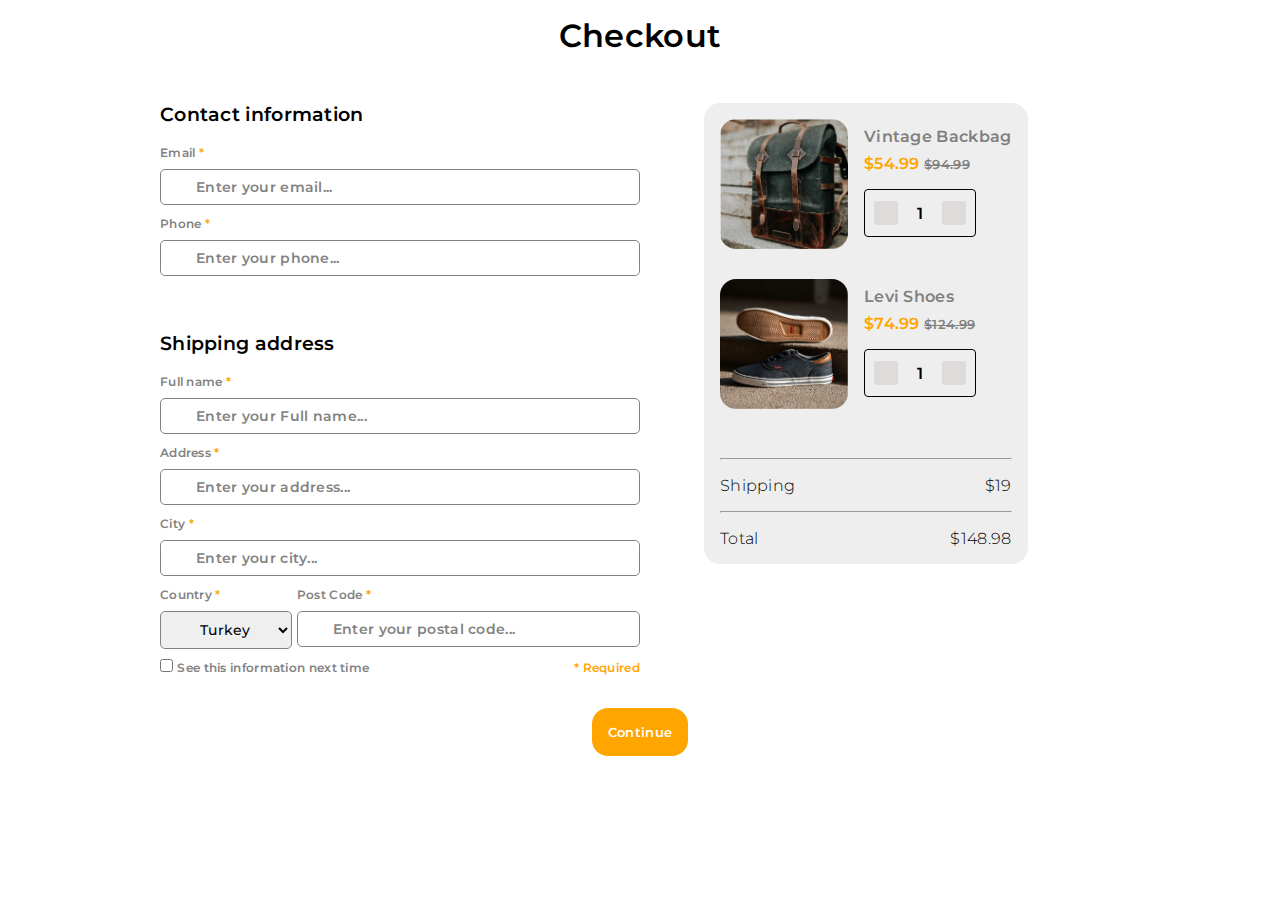
<file: Checkout-Survey/index.html>
<!DOCTYPE html>
<html lang="en">
<head>
    <meta charset="UTF-8">
    <meta http-equiv="X-UA-Compatible" content="IE=edge">
    <meta name="viewport" content="width=device-width, initial-scale=1.0">
    <link rel="stylesheet" href="./css/style.css">
    <link
        rel="stylesheet"
        href="https://use.fontawesome.com/releases/v5.15.1/css/all.css"
        integrity="sha384-vp86vTRFVJgpjF9jiIGPEEqYqlDwgyBgEF109VFjmqGmIY/Y4HV4d3Gp2irVfcrp"
        crossorigin="anonymous"
    />
    <link rel="preconnect" href="https://fonts.googleapis.com">
<link rel="preconnect" href="https://fonts.gstatic.com" crossorigin>
<link href="https://fonts.googleapis.com/css2?family=Montserrat&display=swap" rel="stylesheet">
    <title>Checkout Survey</title>
</head>
<body>

    
    <header>
        <h1>
            Checkout
        </h1>
        
    </header>

    <main>
        <div class="survey">
            
            
            <form action="">
                <div class="contact">
                    <h3>Contact information</h3>
                    <div class="email">
                        <label class="labels" for="email">Email <span>*</span></label>
                        <div class="inputs">
                        <i class="fas fa-envelope"></i>
                        <input type="text" name="email" id="user-email" placeholder="Enter your email..." required></div>
                        
                        
                    </div>

                    <div class="phone">
                        <label class="labels" for="phone">Phone <span>*</span></label>
                        <div class="inputs">
                        <i class="fas fa-phone-alt"></i>
                        <input type="number" name="phone" id="user-phone" placeholder="Enter your phone..." required></div>
                    </div>
                </div>
                
                <div class="shipping">
                    <h3>Shipping address</h3>
                    <div class="full-name">
                        <label class="labels" for="full-name">Full name <span>*</span></label>
                        <div class="inputs">
                        <i class="fas fa-user"></i>
                        <input type="text" name="full-name" id="user-full-name" placeholder="Enter your Full name..." required></div>
                    </div>
                    <div class="address">
                        <label class="labels" for="address">Address <span>*</span></label>
                        <div class="inputs">
                        <i class="fas fa-home"></i>
                        <input type="text" name="address" id="user-address" placeholder="Enter your address..." required></div>
                    </div>
                    <div class="city">
                        <label class="labels" for="city">City <span>*</span></label>
                        <div class="inputs">
                        <i class="fas fa-city"></i>
                        <input type="text" name="city" id="user-city" placeholder="Enter your city..." required></div>
                    </div>

                    <div class="couple">
                        <div class="country">
                            <label class="labels" for="country">Country <span>*</span></label>
                            
                            
                            <div class="inputs">
                                <i class="fas fa-globe-europe"></i>
                                <select >
                                <option value="Turkey">Turkey</option>
                                <option value="Germany">Germany</option>
                                <option value="USA">USA</option>
                                <option value="Canada">Canada</option>
                                <option value="UK">UK</option>
                                </select>
                            </div>
                            
                            
                        </div>

                        <div class="post-code">
                            <label class="labels" for="post-code">Post Code <span>*</span></label>
                            <div class="inputs">
                            <i class="fas fa-mail-bulk"></i>
                            <input type="text" name="post-code" id="user-post-code" placeholder="Enter your postal code..." required></div>
                        </div>
                    </div>

                    <div class="info">
                        <div><input type="checkbox" name="info" id="user-info"  >
                            <label class="labels" for="city">See this information next time</label></div>
                        
                            <span><label class="labels require" for="">* Required</label>
                            </span>

                        
                    </div>
                </div>
            </form>
        </div>


        <div class="detail">
            <div class="product">
                <div class="image">
                    <img src="./images/photo1.png" alt="">
                </div>
                <div class="p-info">
                    <h4>Vintage Backbag</h4>
                    <span class="new-price">$54.99</span>
                    <span class="old-price"><small>$94.99</small></span>

                    <div class="inc-dis">
                        <button class="minus"><i class="fas fa-minus"></i></button>
                        <div class="num">1</div>
                        <button class="plus"><i class="fas fa-plus"></i></button>

                    </div>
                </div>

                
            </div>

            <div class="product">
                <div class="image">
                    <img src="./images/photo2.png" alt="">
                </div>
                <div class="p-info">
                    <h4>Levi Shoes</h4>
                    <span class="new-price">$74.99</span>
                    <span class="old-price"><small>$124.99</small></span>

                    <div class="inc-dis">
                        <button class="minus"><i class="fas fa-minus"></i></button>
                        <div class="num">1</div>
                        <button class="plus"><i class="fas fa-plus"></i></button>

                    </div>
                </div>

                
            </div>
            
            
            <br>
            <hr>
            <div class="total">
                <p>Shipping</p>
                <p>$19</p>
            </div>
            <hr>
            <div class="total">
                <p>Total</p>
                <p>$148.98</p>
            </div>
        </div>
    </main>

    <footer>
        <button class="continue">Continue</button>
    </footer>
</body>
</html>
</file>
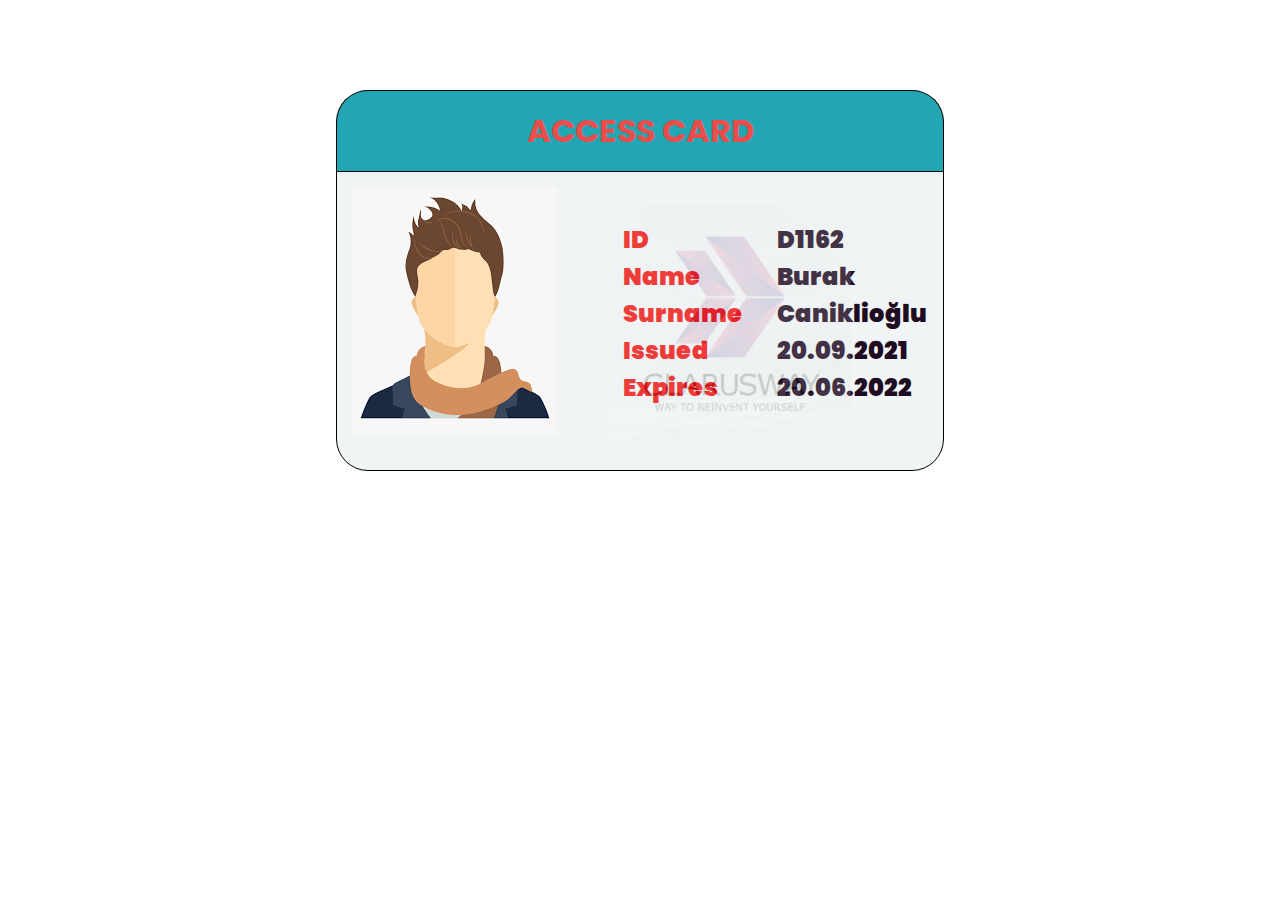
<file: CSS Blog/index.html>
<!DOCTYPE html>
<html lang="en">
  <head>
    <meta charset="UTF-8" />
    <meta http-equiv="X-UA-Compatible" content="IE=edge" />
    <meta name="viewport" content="width=device-width, initial-scale=1.0" />
    <link rel="stylesheet" href="style.css" />
    <title>CSS.Blog</title>
    <link rel="preconnect" href="https://fonts.googleapis.com" />
    <link rel="preconnect" href="https://fonts.gstatic.com" crossorigin />
    <link
      href="https://fonts.googleapis.com/css2?family=Architects+Daughter&family=Dosis:wght@300&family=Indie+Flower&family=Poppins:wght@300&display=swap"
      rel="stylesheet"
    />
  </head>
  <body>
    <div class="container">
      <header>ACCESS CARD</header>
      <div id="first">
        <div class="demo-bg"><img src="download.jpg" alt="" /></div>
        <div class="content">
          <div class="main">
            <img src="images.png" alt="" />
          </div>
          <table>
              <tbody>
                  <tr>
                      <td class="title">ID</td>
                      <td>D1162</td>

                  </tr>
                  <tr>
                    <td class="title">Name</td>
                    <td>Burak</td>
                    
                </tr>
                <tr>
                    <td class="title">Surname</td>
                    <td>Caniklioğlu</td>
                    
                </tr>
                <tr>
                    <td class="title">Issued</td>
                    <td>20.09.2021</td>
                    
                </tr>
                <tr>
                    <td class="title">Expires</td>
                    <td>20.06.2022</td>
                    
                </tr>
              </tbody>
          </table>
        </div>
      </div>
    </div>
  </body>
</html>
</file>
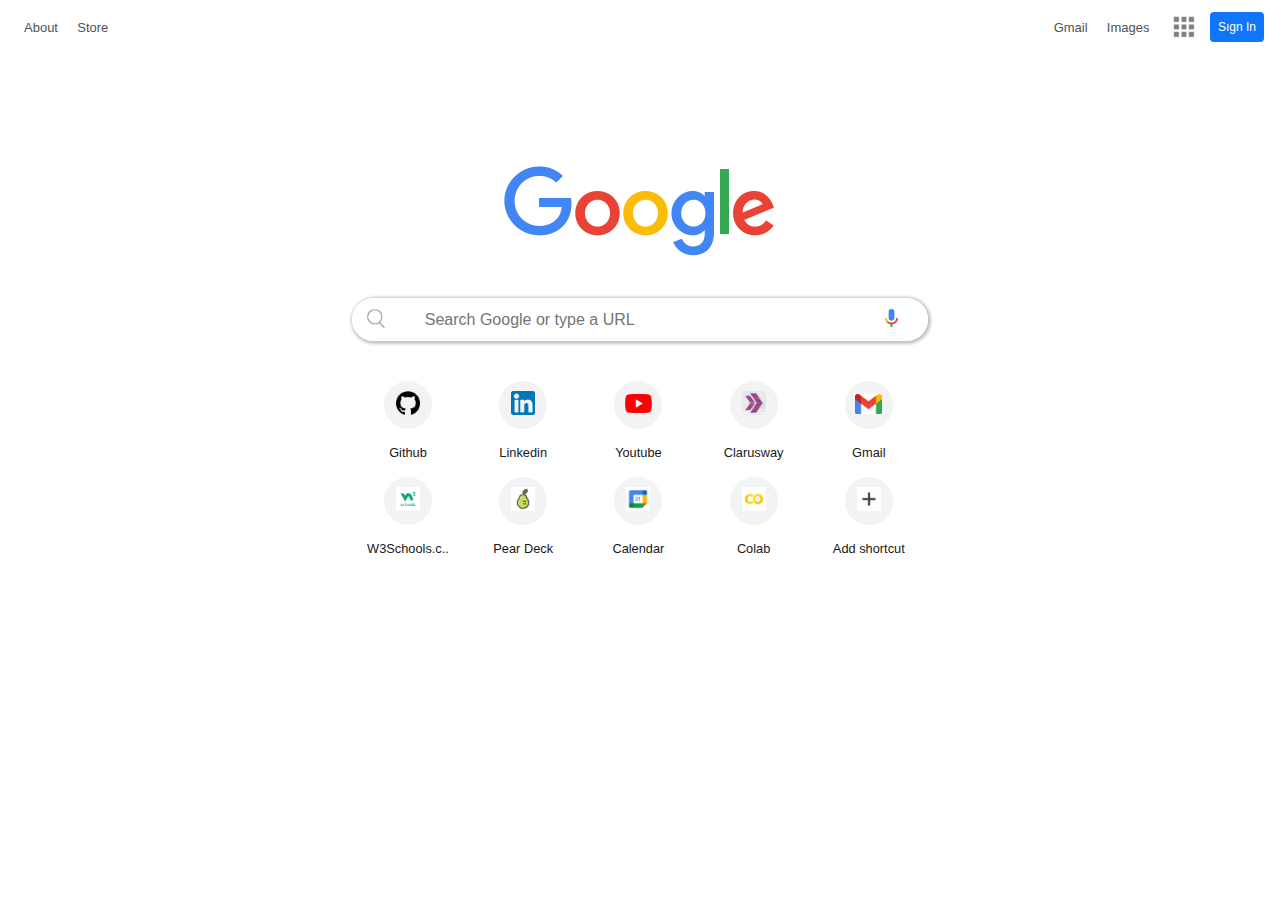
<file: Google-Landing-Page/index.html>
<!DOCTYPE html>
<html lang="en">
<head>
    <meta charset="UTF-8">
    <meta http-equiv="X-UA-Compatible" content="IE=edge">
    <meta name="viewport" content="width=device-width, initial-scale=1.0">
    <link rel="shortcut icon" href="./images/gfavicon.png" type="image/x-icon">
    <link rel="stylesheet" href="css/style.css">
    <title>Google Landing Page</title>
</head>
<body>
    <header>
        <div id="about-div">
            <a href="https://about.google/"><span class="about">About</span></a>
            <a href="https://play.google.com/store?hl=tr&gl=US"><span class="store">Store</span></a>
        </div>

        <div id="gmail-div">
            <a href="https://mail.google.com"><span class="gmail">Gmail</span></a>
            <a href="https://www.google.com.tr/imghp?hl=en&tab=ri&authuser=0&ogbl"><span class="images">Images</span></a>
            <a href="https://about.google/products/?tab=ih"><span class="att"><img src="./images/appicon.png" alt=""></span></a>
          <a class="signin" href="https://myaccount.google.com/?utm_source=sign_in_no_continue"><span class="sign">Sıgn In</span></a> 
        </div>
    </header>


    <section id="logo">
        <div class="icon">
            <img src="./images/googlelogo.png" alt="">
        </div>
        <div id="search">
            <div class="box1">
                <img class="sglass" src="./images/magnifying_glass.jpg" alt=""></div>
            <div class="box2">
                
                <input type="text" placeholder="Search Google or type a URL" maxlength="300"></div>
            <div class="box3">
                
                <a href="#"><img class="mic" src="./images/google_microphone.png" alt=""></a></div>
            
            
        </div>
    </section>


    <section id="path">
        <a href="https://github.com/">
            <div class="path1">
                <div class="jar"><img src="./images/github.png" alt=""></div> 
            <div class="site">Github</div>
         </div></a>
        <a href="https://www.linkedin.com/in/burak-caniklio%C4%9Flu/"><div class="path2">
            <div class="jar"><img src="./images/linkedin.png" alt=""></div>
            <div class="site">Linkedin</div>
        </div></a>

        <a href="https://www.youtube.com/"><div class="path3">
            <div class="jar"><img src="./images/youtube.png" alt=""></div>
            <div class="site">Youtube</div>
        </div></a>
        
        <a href="https://clarusway.com/"> <div class="path4">
            <div class="jar"><img src="./images/clarusway.jpg" alt=""></div>
            <div class="site">Clarusway</div>
        </div></a>
       
        <a href="https://mail.google.com"><div class="path5">
            <div class="jar"><img src="./images/gmail.jpg" alt=""></div>
            <div class="site">Gmail</div>
        </div></a>
        
        <a href="https://www.w3schools.com/"><div class="path6">
            <div class="jar"><img src="./images/w3.png" alt=""></div>
            <div class="site">W3Schools.c..</div>
        </div></a>
        

        <a href="https://app.peardeck.com/join"><div class="path7">
            <div class="jar"><img src="./images/peardeck.png" alt=""></div>
            <div class="site">Pear Deck</div>
        </div></a>
        
        <a href="https://calendar.google.com/"><div class="path8">
            <div class="jar"><img src="./images/calendar.png" alt=""></div>
            <div class="site">Calendar</div>
        </div></a>
        
        <a href="https://colab.research.google.com/"><div class="path9">
            <div class="jar"><img src="./images/colab.png" alt=""></div>
            <div class="site">Colab</div>
        </div></a>
        
        <a href="#"><div class="path10">
            <div class="jar"><img src="./images/plus.jpg" alt=""></div>
            <div class="site">Add shortcut</div>
        </div></a>
        

    </section>

</body>
</html>
</file>
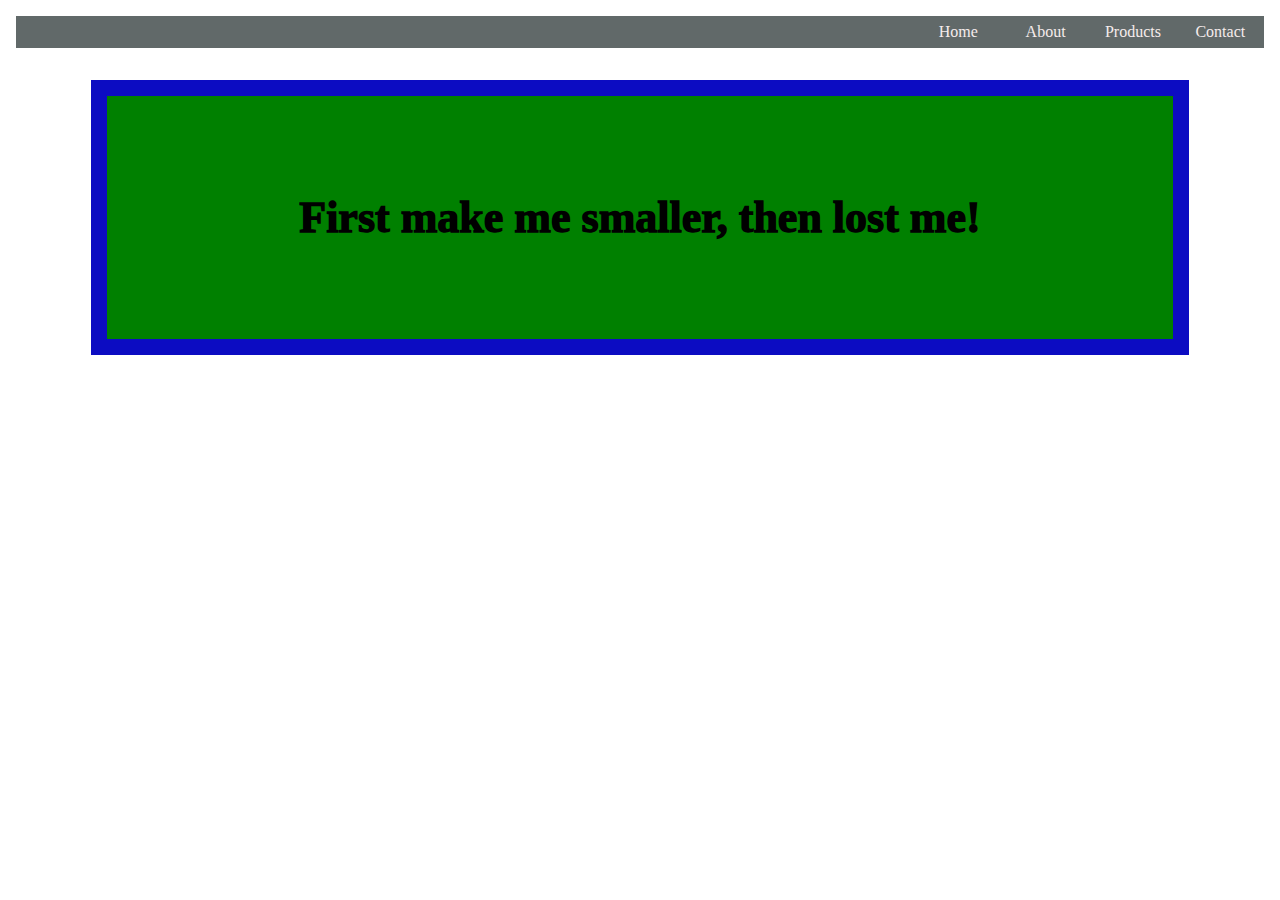
<file: Media Query/index.html>
<!DOCTYPE html>
<html lang="en">
<head>
    <meta charset="UTF-8">
    <meta http-equiv="X-UA-Compatible" content="IE=edge">
    <meta name="viewport" content="width=
    , initial-scale=1.0">
    <title>Document</title>
    <link rel="stylesheet" href="./style.css">
</head>
<body>
    <div class="navbar">
        <a href="#">Home </a>
        <a href="#">About</a>
        <a href="#">Products</a>
        <a href="#">Contact</a>
      </div>
    <div class="ilk">
        <p>First make me smaller, then lost me!</p>
    </div>
    <div class="section">
        <p>Did you realize, you made a magic!</p>
    </div>
    
    </dic>
</body>
</html>
</file>
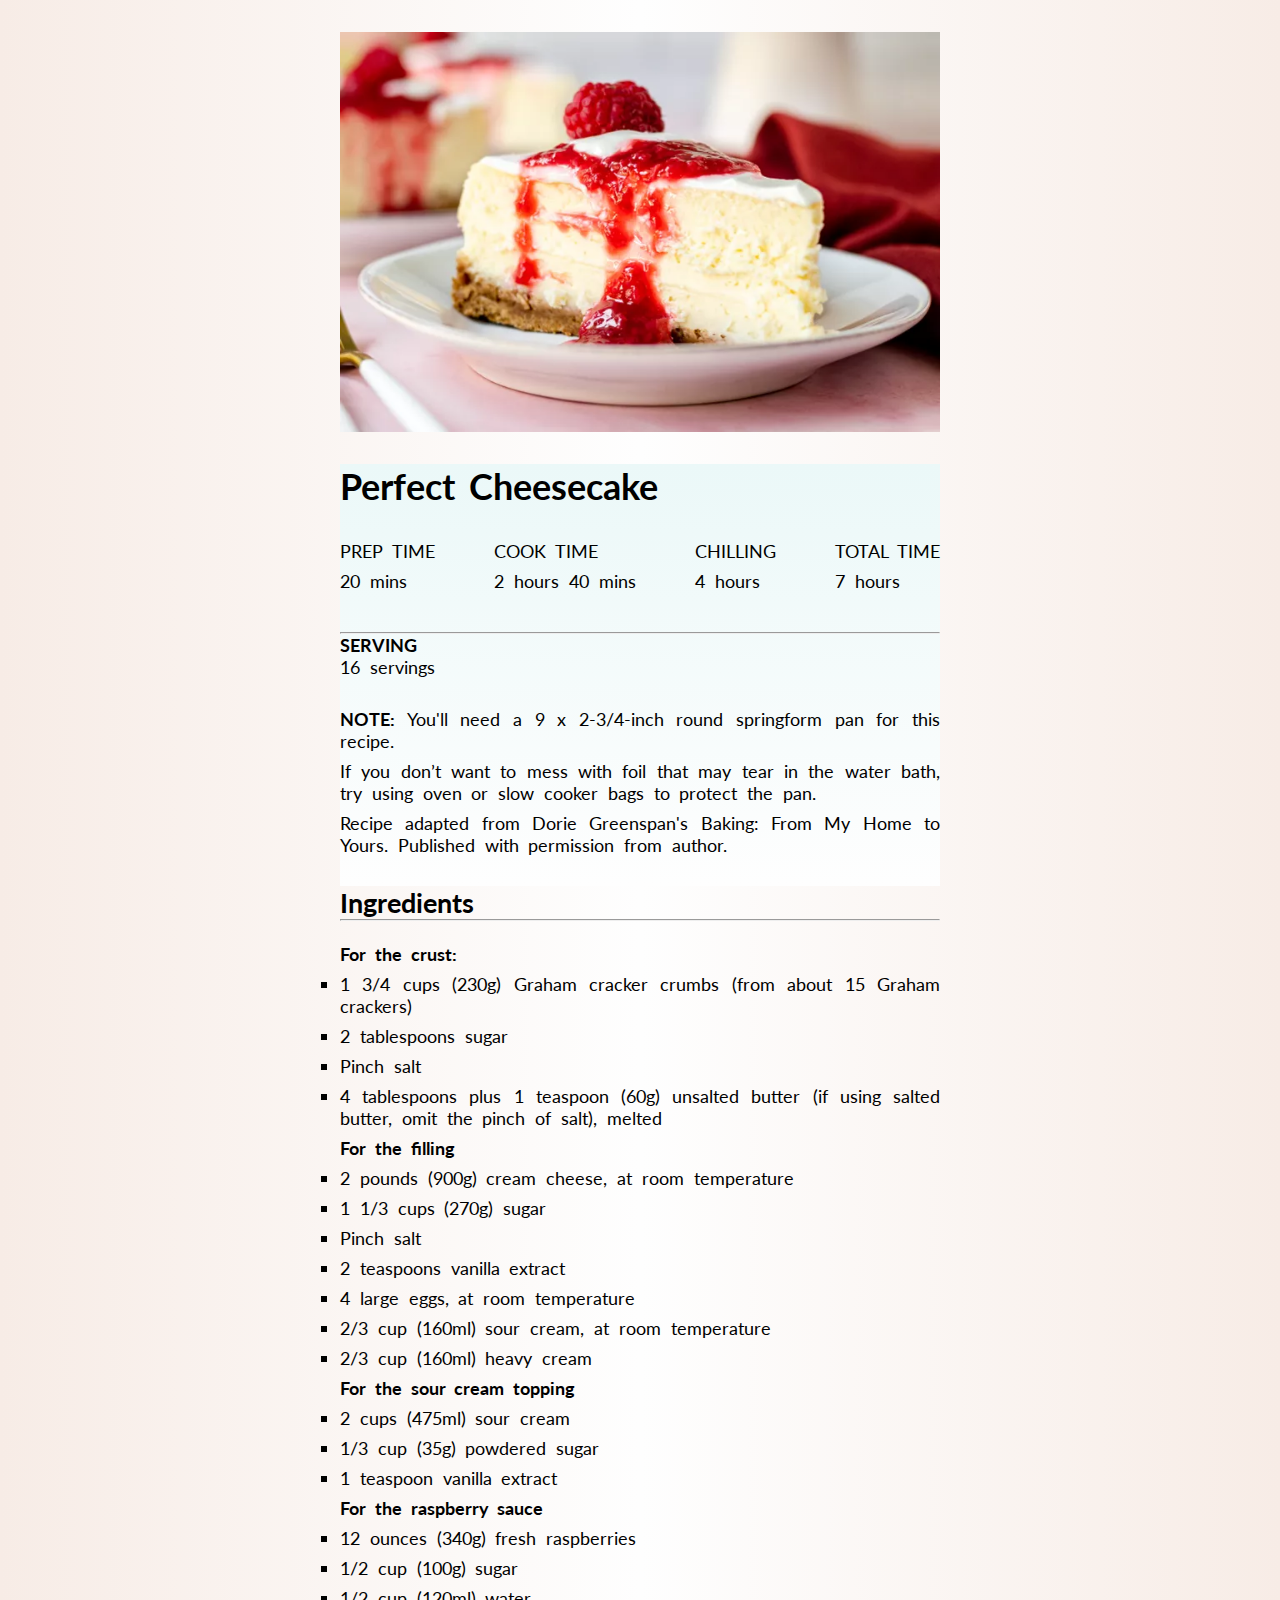
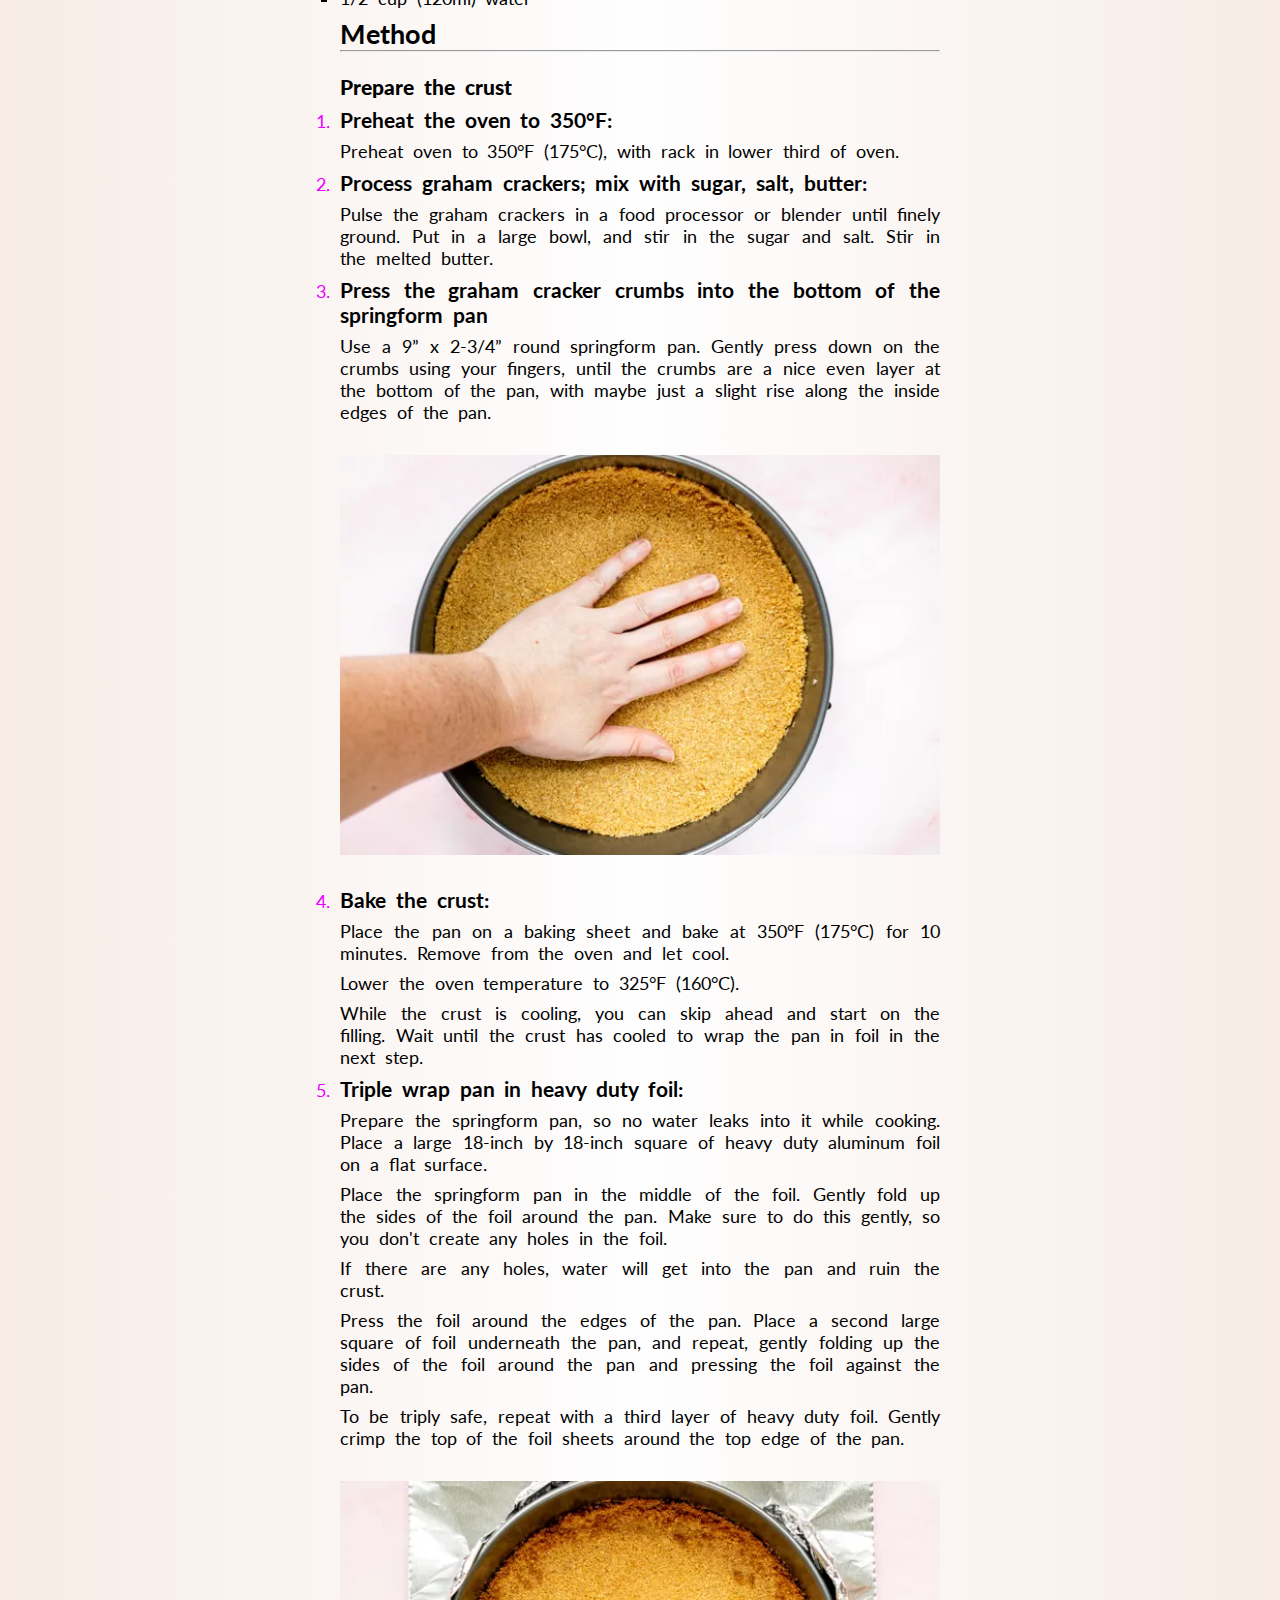
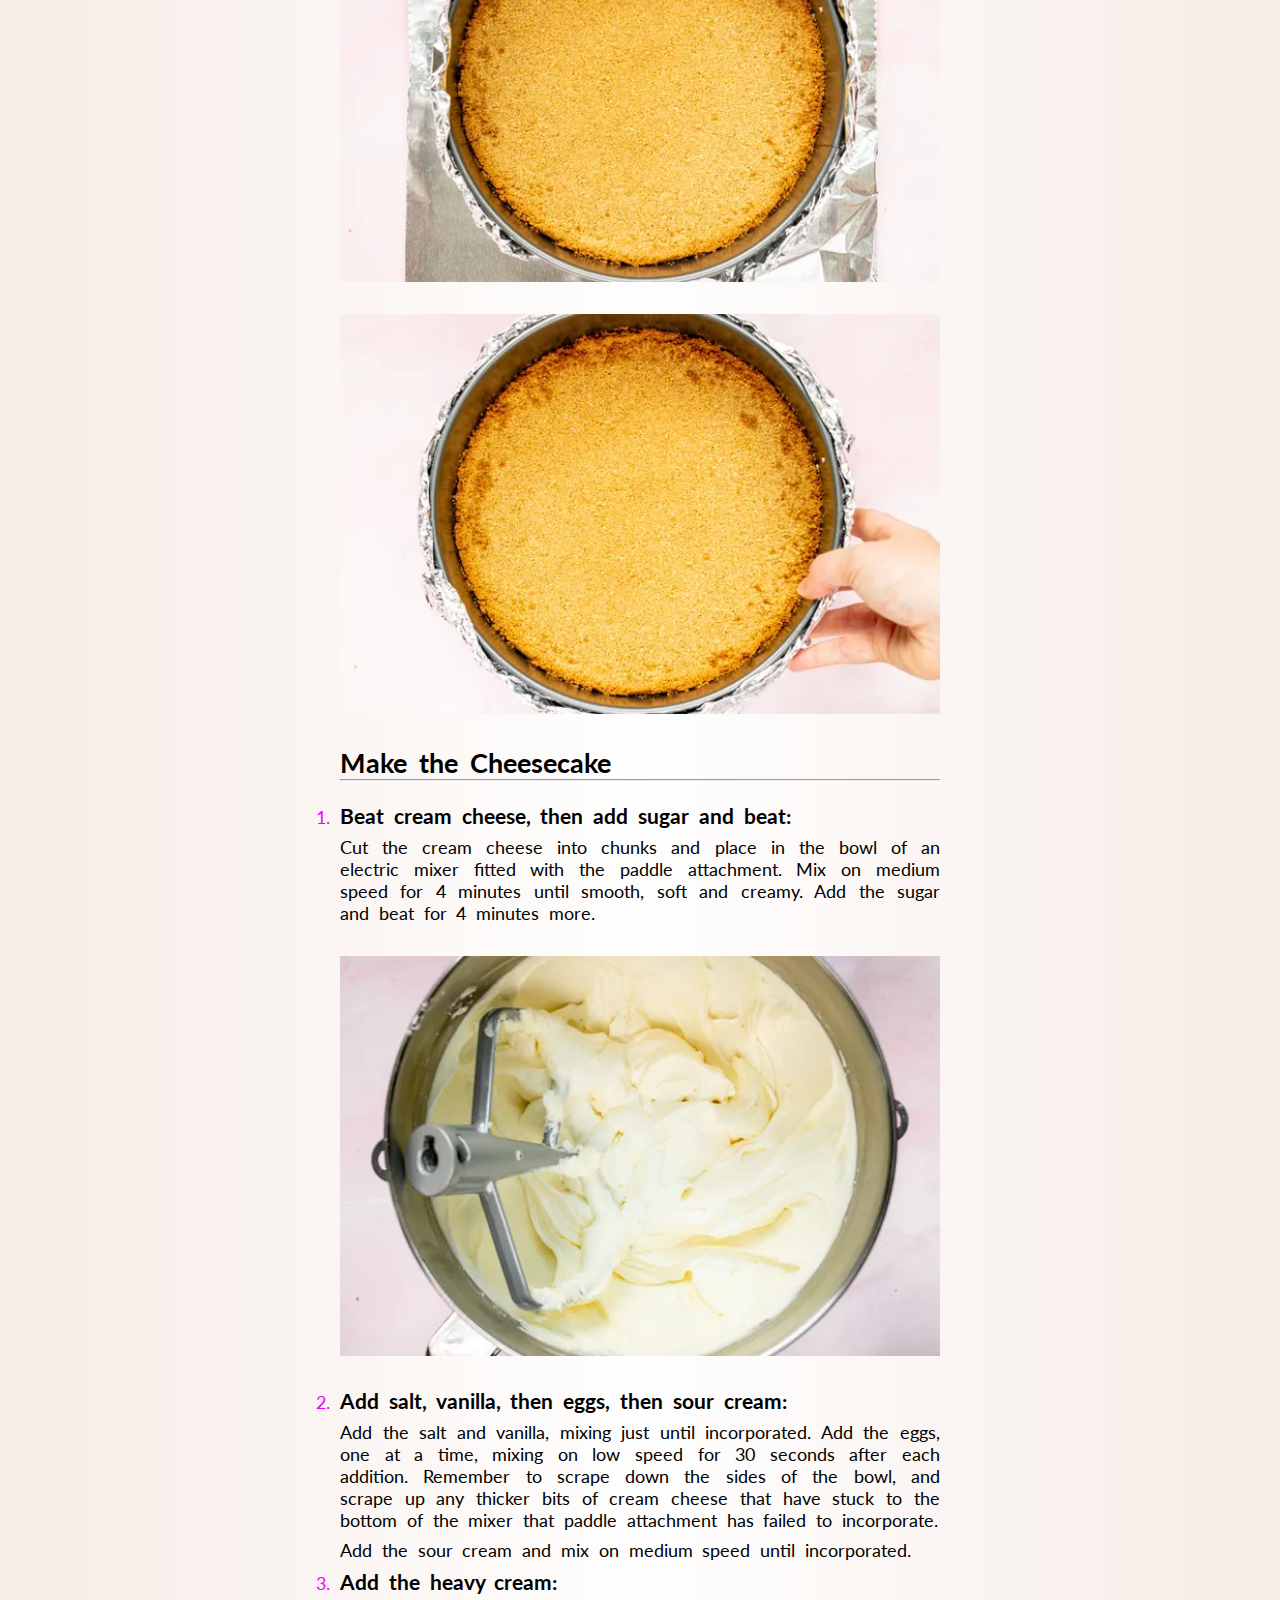
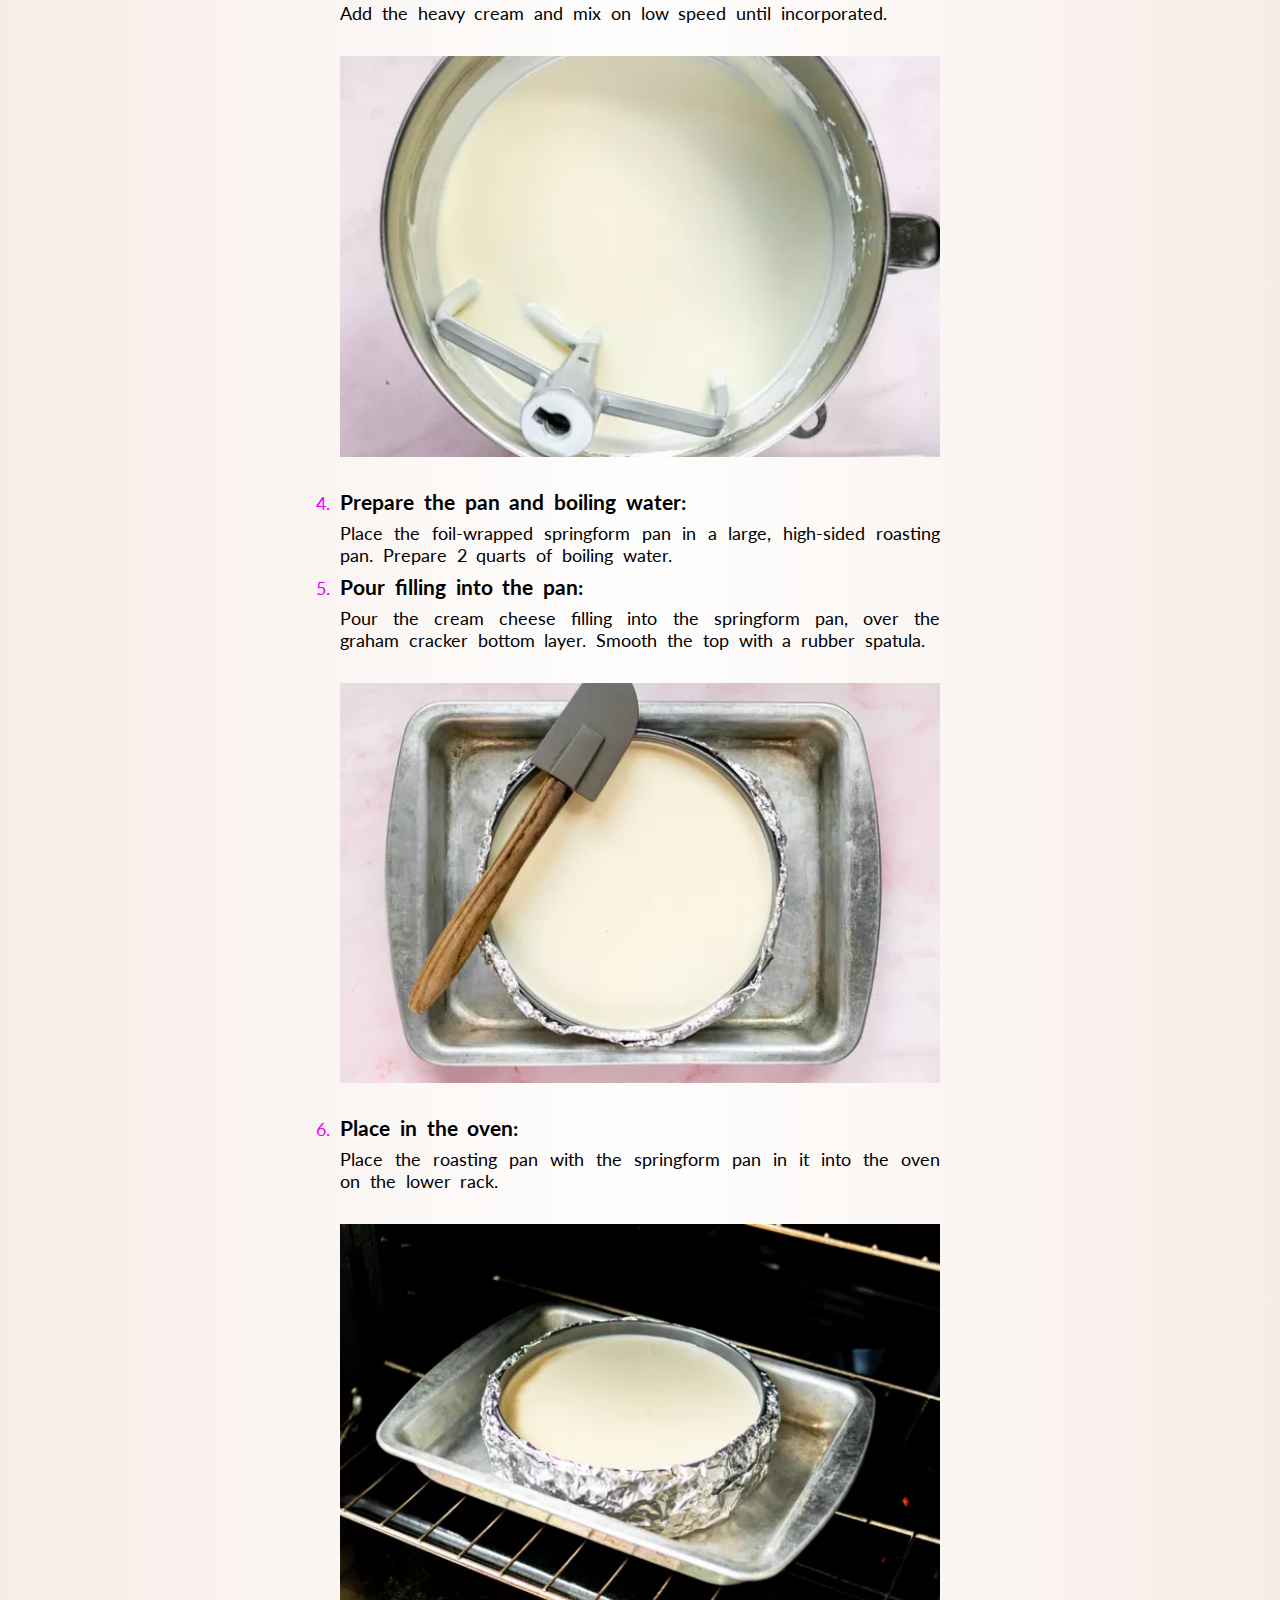
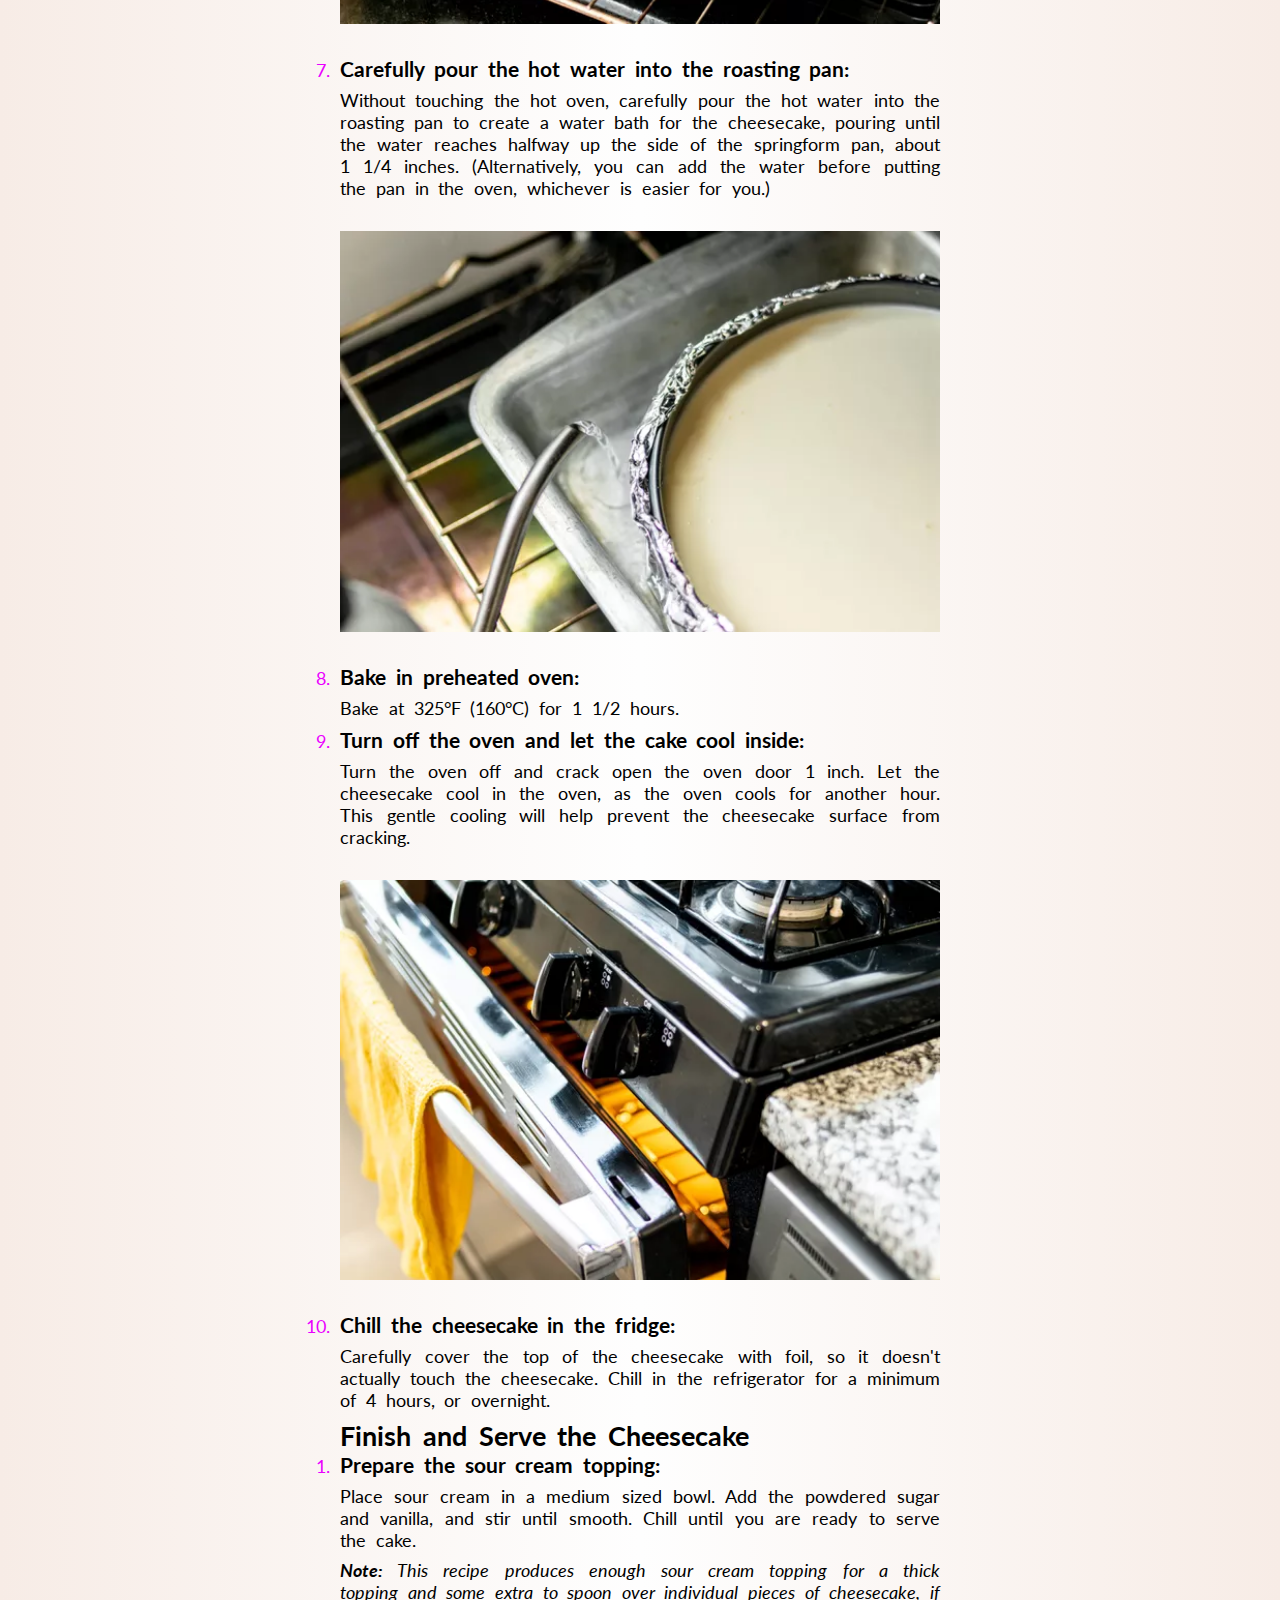
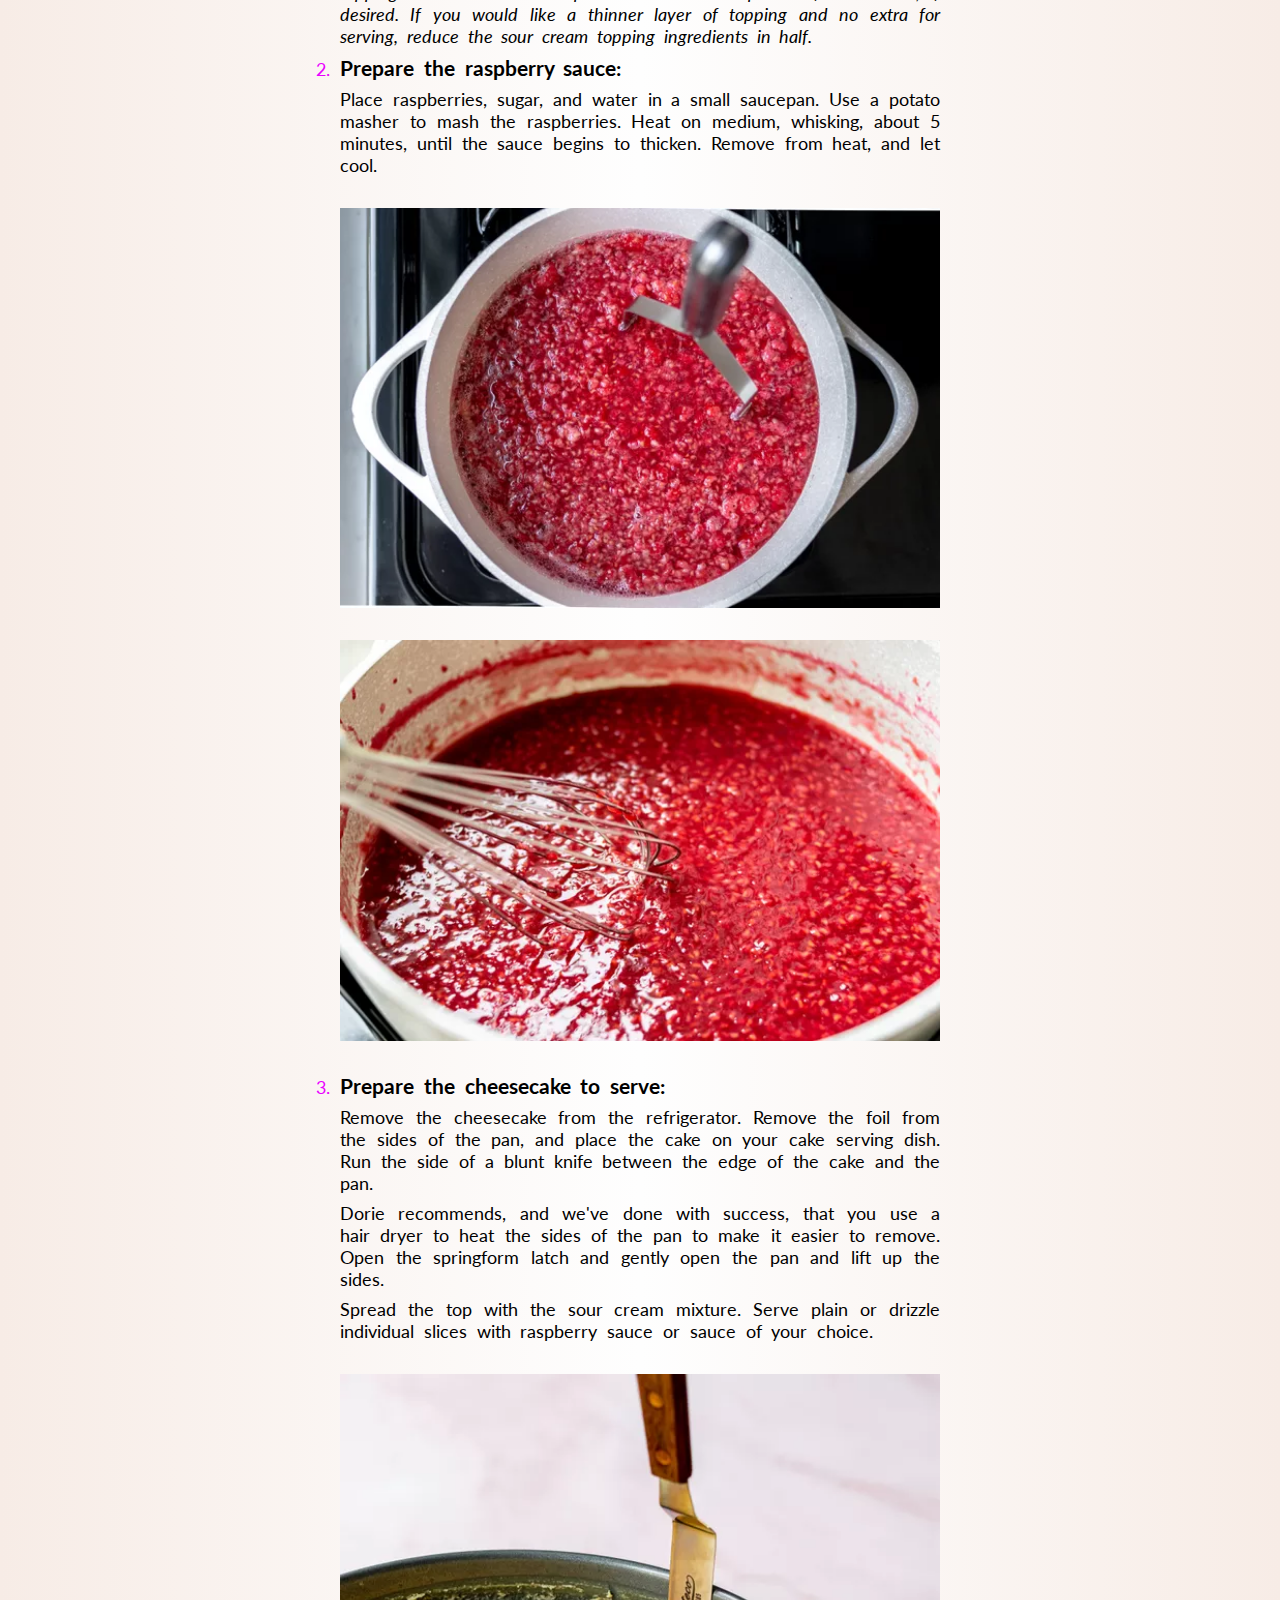
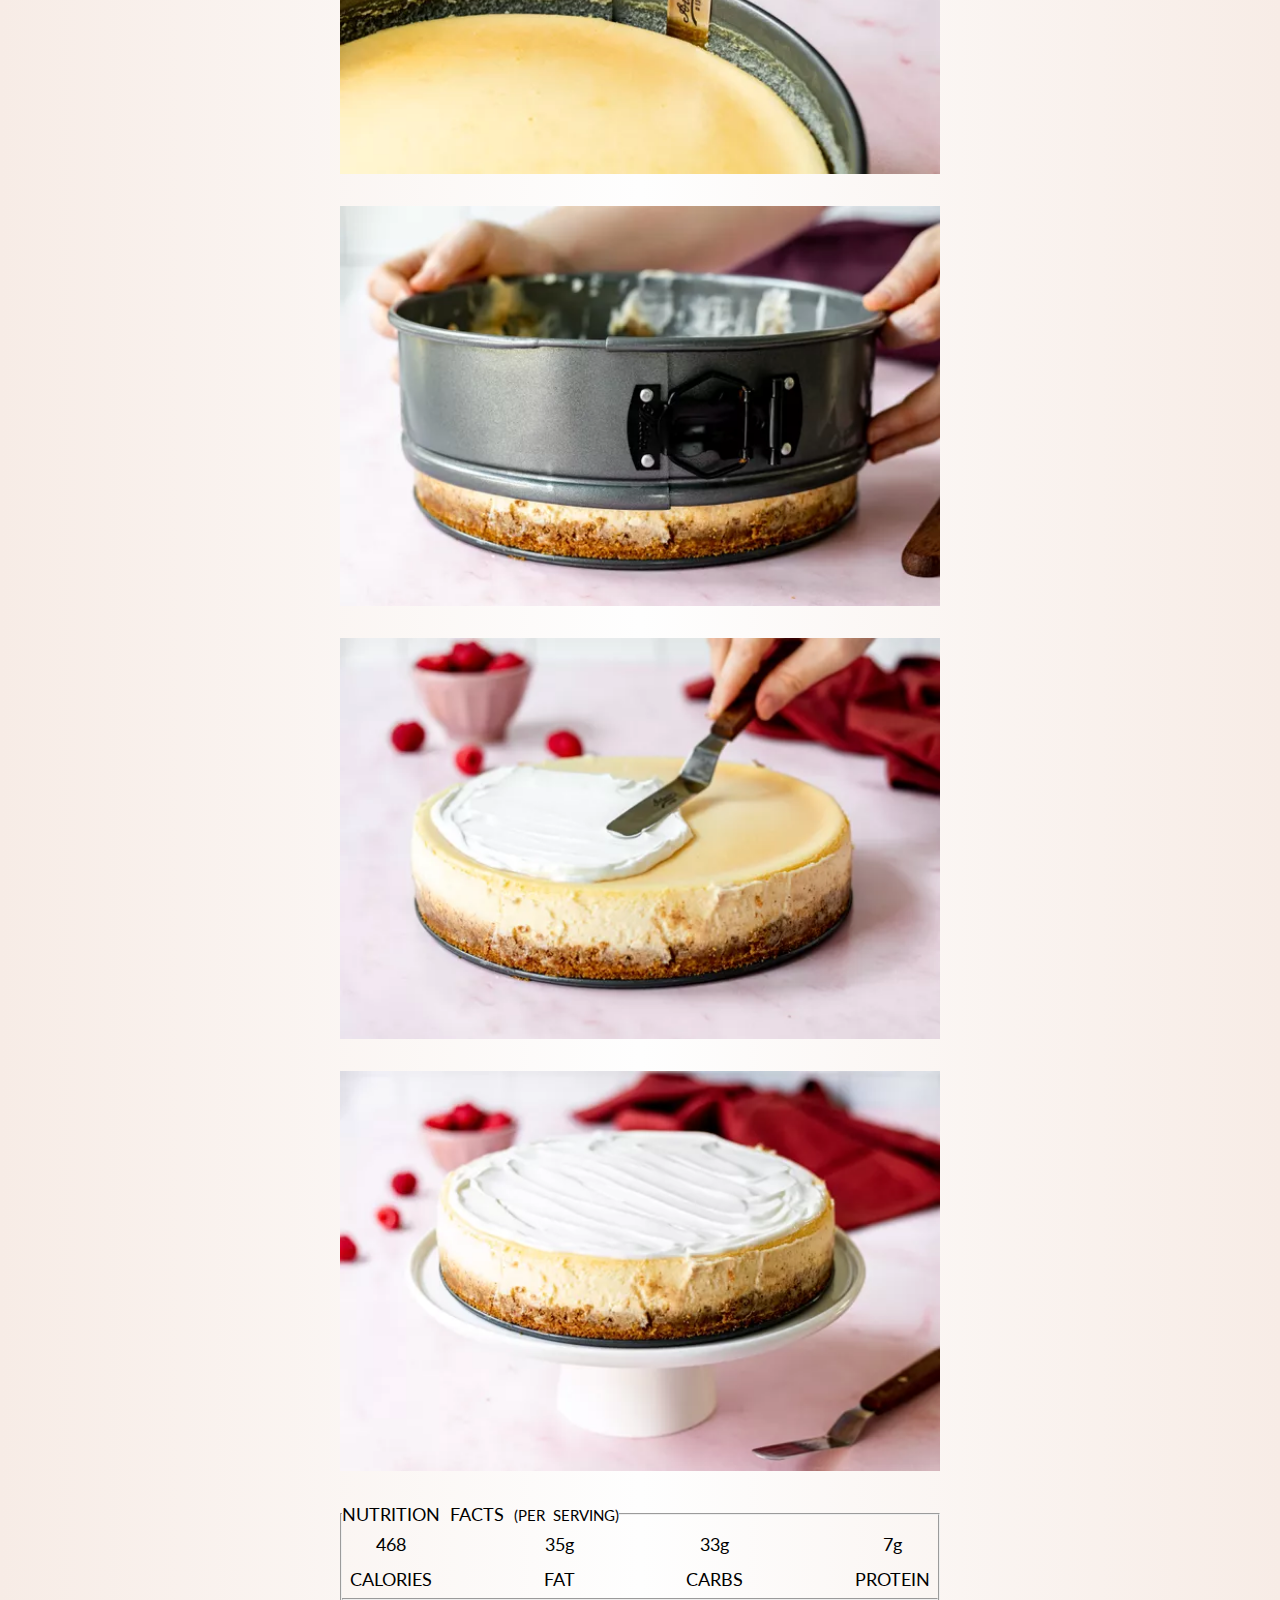
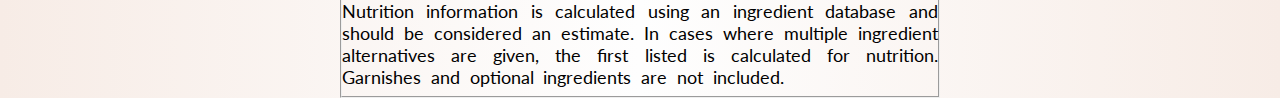
<file: Perfect_Cheesecake/index.html>
<!DOCTYPE html>
<html lang="en">
  <head>
    <meta charset="UTF-8" />
    <meta http-equiv="X-UA-Compatible" content="IE=edge" />
    <meta name="viewport" content="width=device-width, initial-scale=1.0" />
    <title>Perfect Cheesecake</title>
    <link rel="shortcut icon" href="images/cheesecake.png" type="image/x-icon">
    <link rel="stylesheet" href="./css/style.css">
    <link rel="preconnect" href="https://fonts.googleapis.com">
<link rel="preconnect" href="https://fonts.gstatic.com" crossorigin>
<link href="https://fonts.googleapis.com/css2?family=Indie+Flower&family=Lato:wght@300&display=swap" rel="stylesheet">
</head>
  <body>
    <div id="container">
        <img src="./images/Simply-Recipes-Perfect-Cheesecake-LEAD-6.webp" alt="">
        <div id="header">
            <h1>Perfect Cheesecake</h1>
            <div class="blogs">
      
              <div class="blog blog1">
                  <p class="head">PREP TIME</p>
                  <p>20 mins</p>
              </div>
      
              <div class="blog blog2">
                  <p class="head">COOK TIME</p>
                  <p>2 hours 40 mins</p>
              </div>
      
              <div class="blog blog3">
                  <p class="head">CHILLING</p>
                  <p>4 hours</p>
              </div>
      
              <div class="blog blog4">
                  <p class="head">TOTAL TIME</p>
                  <p>7 hours</p>
              </div>
            </div>
      
            <hr>
      
            <div id="serv">
                <h4>SERVING</h3>
                <p>16 servings</p>
            </div>
            <br>
            <p><b>NOTE: </b> You'll need a 9 x 2-3/4-inch round springform pan for this recipe. </p>
      
            <p>
              If you don’t want to mess with foil that may tear in the water bath, try using oven or slow cooker bags to protect the pan.
            </p>
      
            <p>
              Recipe adapted from Dorie Greenspan's Baking: From My Home to Yours. Published with permission from author.
            </p>
            <br>
        </div>

        <div id="ingre">
            <h2>Ingredients</h2><hr>
            <br>
            <p><b>For the crust:</b></p>
            <ul>
                <li>1 3/4 cups (230g) Graham cracker crumbs (from about 15 Graham crackers)</li>
                <li>2 tablespoons sugar</li>
                <li>Pinch salt</li>
                <li>4 tablespoons plus 1 teaspoon (60g) unsalted butter (if using salted butter, omit the pinch of salt), melted</li>
            </ul>

            <p><b>For the filling</b></p>
            <ul>
                <li>2 pounds (900g) cream cheese, at room temperature</li>
                <li>1 1/3 cups (270g) sugar</li>
                <li>Pinch salt</li>
                <li>2 teaspoons vanilla extract</li>
                <li>4 large eggs, at room temperature</li>
                <li>2/3 cup (160ml) sour cream, at room temperature</li>
                <li>2/3 cup (160ml) heavy cream</li>
            </ul>

            <p><b>For the sour cream topping</b></p>
            <ul>
                <li>2 cups (475ml) sour cream</li>
                <li>1/3 cup (35g) powdered sugar</li>
                <li>1 teaspoon vanilla extract</li>
            </ul>

            <p><b>For the raspberry sauce</b></p>
            <ul>
                <li>12 ounces (340g) fresh raspberries</li>
                <li>1/2 cup (100g) sugar</li>
                <li>1/2 cup (120ml) water</li>
            </ul>

        </div>
        

        <div id="method">
            <h2>Method</h2><hr><br>
            <h3><b>Prepare the crust</b></h3>

            <ol>
                <li>
                    <h3>Preheat the oven to 350°F:</h3>
                    <p>Preheat oven to 350°F (175°C), with rack in lower third of oven.</p>
                </li>
                <li>
                    <h3>Process graham crackers; mix with sugar, salt, butter:</h3>
                    <p>Pulse the graham crackers in a food processor or blender until finely ground. Put in a large bowl, and stir in the sugar and salt. Stir in the melted butter.</p>
                </li>
                <li>
                    <h3>Press the graham cracker crumbs into the bottom of the springform pan</h3>
                    <p>Use a 9” x 2-3/4” round springform pan. Gently press down on the crumbs using your fingers, until the crumbs are a nice even layer at the bottom of the pan, with maybe just a slight rise along the inside edges of the pan.</p>
                    <img src="./images/Simply-Recipes-Perfect-Cheesecake-METHOD-1.webp" alt="">
                </li>
                <li>
                    <h3>Bake the crust:</h3>
                    <p>Place the pan on a baking sheet and bake at 350°F (175°C) for 10 minutes. Remove from the oven and let cool.</p>
                    <p>Lower the oven temperature to 325°F (160°C).</p>
                    <p>While the crust is cooling, you can skip ahead and start on the filling. Wait until the crust has cooled to wrap the pan in foil in the next step.</p>   
                        
                        
                </li>
                <li>
                    <h3>Triple wrap pan in heavy duty foil:</h3>
                    <p>Prepare the springform pan, so no water leaks into it while cooking. Place a large 18-inch by 18-inch square of heavy duty aluminum foil on a flat surface.</p>
                    <p>Place the springform pan in the middle of the foil. Gently fold up the sides of the foil around the pan. Make sure to do this gently, so you don't create any holes in the foil.</p>
                    <p>If there are any holes, water will get into the pan and ruin the crust.</p>
                    <p>Press the foil around the edges of the pan. Place a second large square of foil underneath the pan, and repeat, gently folding up the sides of the foil around the pan and pressing the foil against the pan.</p>
                    <p>To be triply safe, repeat with a third layer of heavy duty foil. Gently crimp the top of the foil sheets around the top edge of the pan.</p>
                    <img src="./images/Simply-Recipes-Perfect-Cheesecake-METHOD-2.webp" alt="">
                    <img src="./images/Simply-Recipes-Perfect-Cheesecake-METHOD-3.webp" alt="">
                </li>
            </ol>


        </div>
      
        <div id="make">
            <h2>Make the Cheesecake</h2><hr><br>
            <ol>
                <li>
                    <h3>Beat cream cheese, then add sugar and beat:</h3>
                    <p>Cut the cream cheese into chunks and place in the bowl of an electric mixer fitted with the paddle attachment. Mix on medium speed for 4 minutes until smooth, soft and creamy. Add the sugar and beat for 4 minutes more.</p>
                    <img src="./images/Simply-Recipes-Perfect-Cheesecake-METHOD-4.webp" alt="">
                </li>
                <li>
                    <h3>Add salt, vanilla, then eggs, then sour cream:</h3>
                    <p>Add the salt and vanilla, mixing just until incorporated. Add the eggs, one at a time, mixing on low speed for 30 seconds after each addition. Remember to scrape down the sides of the bowl, and scrape up any thicker bits of cream cheese that have stuck to the bottom of the mixer that paddle attachment has failed to incorporate.</p>
                    <p>Add the sour cream and mix on medium speed until incorporated.  </p>
                </li>
                <li>
                    <h3>Add the heavy cream:</h3>
                    <p>Add the heavy cream and mix on low speed until incorporated.</p>
                    <img src="./images/Simply-Recipes-Perfect-Cheesecake-METHOD-5.webp" alt="">
                </li>
                <li>
                    <h3>Prepare the pan and boiling water:</h3>
                    <p>Place the foil-wrapped springform pan in a large, high-sided roasting pan. Prepare 2 quarts of boiling water.</p>
                </li>
                <li>
                    <h3>Pour filling into the pan:</h3>
                    <p>Pour the cream cheese filling into the springform pan, over the graham cracker bottom layer. Smooth the top with a rubber spatula.</p>
                    <img src="./images/Simply-Recipes-Perfect-Cheesecake-METHOD-6.webp" alt="">
                </li>
                <li>
                    <h3>Place in the oven:</h3>
                    <p>Place the roasting pan with the springform pan in it into the oven on the lower rack.</p>
                    <img src="./images/Simply-Recipes-Perfect-Cheesecake-METHOD-7.webp" alt="">
                </li>
                <li>
                    <h3>Carefully pour the hot water into the roasting pan:</h3>
                    <p>Without touching the hot oven, carefully pour the hot water into the roasting pan to create a water bath for the cheesecake, pouring until the water reaches halfway up the side of the springform pan, about 1 1/4 inches. (Alternatively, you can add the water before putting the pan in the oven, whichever is easier for you.)</p>
                    <img src="./images/Simply-Recipes-Perfect-Cheesecake-METHOD-8.webp" alt="">
                </li>
                <li>
                    <h3>Bake in preheated oven:</h3>
                    <p>Bake at 325°F (160°C) for 1 1/2 hours.</p>
                </li>
                <li>
                    <h3>Turn off the oven and let the cake cool inside:</h3>
                    <p>Turn the oven off and crack open the oven door 1 inch. Let the cheesecake cool in the oven, as the oven cools for another hour. This gentle cooling will help prevent the cheesecake surface from cracking.</p>
                    <img src="./images/Simply-Recipes-Perfect-Cheesecake-METHOD-9.webp" alt="">
                </li>
                <li>
                    <h3>Chill the cheesecake in the fridge:</h3>
                    <p>Carefully cover the top of the cheesecake with foil, so it doesn't actually touch the cheesecake. Chill in the refrigerator for a minimum of 4 hours, or overnight.</p>
                </li>
            </ol>
        </div>


        <div id="finish">
            <h2>Finish and Serve the Cheesecake</h2>
            <ol>
                <li>
                    <h3>Prepare the sour cream topping:</h3>
                    <p>Place sour cream in a medium sized bowl. Add the powdered sugar and vanilla, and stir until smooth. Chill until you are ready to serve the cake.</p>
                    <p><i><b>Note:</b> This recipe produces enough sour cream topping for a thick topping and some extra to spoon over individual pieces of cheesecake, if desired. If you would like a thinner layer of topping and no extra for serving, reduce the sour cream topping ingredients in half.</i></p>
                </li>
                <li>
                    <h3>Prepare the raspberry sauce:</h3>
                    <p>Place raspberries, sugar, and water in a small saucepan. Use a potato masher to mash the raspberries. Heat on medium, whisking, about 5 minutes, until the sauce begins to thicken. Remove from heat, and let cool.</p>
                    <img src="./images/Simply-Recipes-Perfect-Cheesecake-METHOD-10.webp" alt="">
                    <img src="./images/Simply-Recipes-Perfect-Cheesecake-METHOD-11.webp" alt="">
                </li>
                <li>
                    <h3>Prepare the cheesecake to serve:</h3>
                    <p>Remove the cheesecake from the refrigerator. Remove the foil from the sides of the pan, and place the cake on your cake serving dish. Run the side of a blunt knife between the edge of the cake and the pan.</p>
                    <p>Dorie recommends, and we've done with success, that you use a hair dryer to heat the sides of the pan to make it easier to remove. Open the springform latch and gently open the pan and lift up the sides.</p>
                    <p>Spread the top with the sour cream mixture. Serve plain or drizzle individual slices with raspberry sauce or sauce of your choice.</p>
                    <img src="./images/Simply-Recipes-Perfect-Cheesecake-METHOD-12.webp" alt="">
                    <img src="./images/Simply-Recipes-Perfect-Cheesecake-METHOD-13.webp" alt="">
                    <img src="./images/Simply-Recipes-Perfect-Cheesecake-METHOD-14.webp" alt="">
                    <img src="./images/Simply-Recipes-Perfect-Cheesecake-LEAD-1.webp" alt="">
                </li>
                
            </ol>
        </div>

        <fieldset>
            <legend>NUTRITION FACTS <small>(PER SERVING) </small></legend>
            <div id="field">
                <div class="num">
                    <p class="num-bot">468</p>
                    <p>CALORIES</p>
                </div>
                <div class="num">
                    <p class="num-bot">35g</p>
                    <p>FAT</p>
                </div>
                <div class="num">
                    <p class="num-bot">33g</p>
                    <p>CARBS</p>
                </div>
                <div class="num">
                    <p class="num-bot">7g</p>
                    <p>PROTEIN</p>
                </div>
            </div>
            <hr>
            <p>Nutrition information is calculated using an ingredient database and should be considered an estimate. In cases where multiple ingredient alternatives are given, the first listed is calculated for nutrition. Garnishes and optional ingredients are not included.</p>
        </fieldset>
    
    </div>
  </body>
</html>
</file>
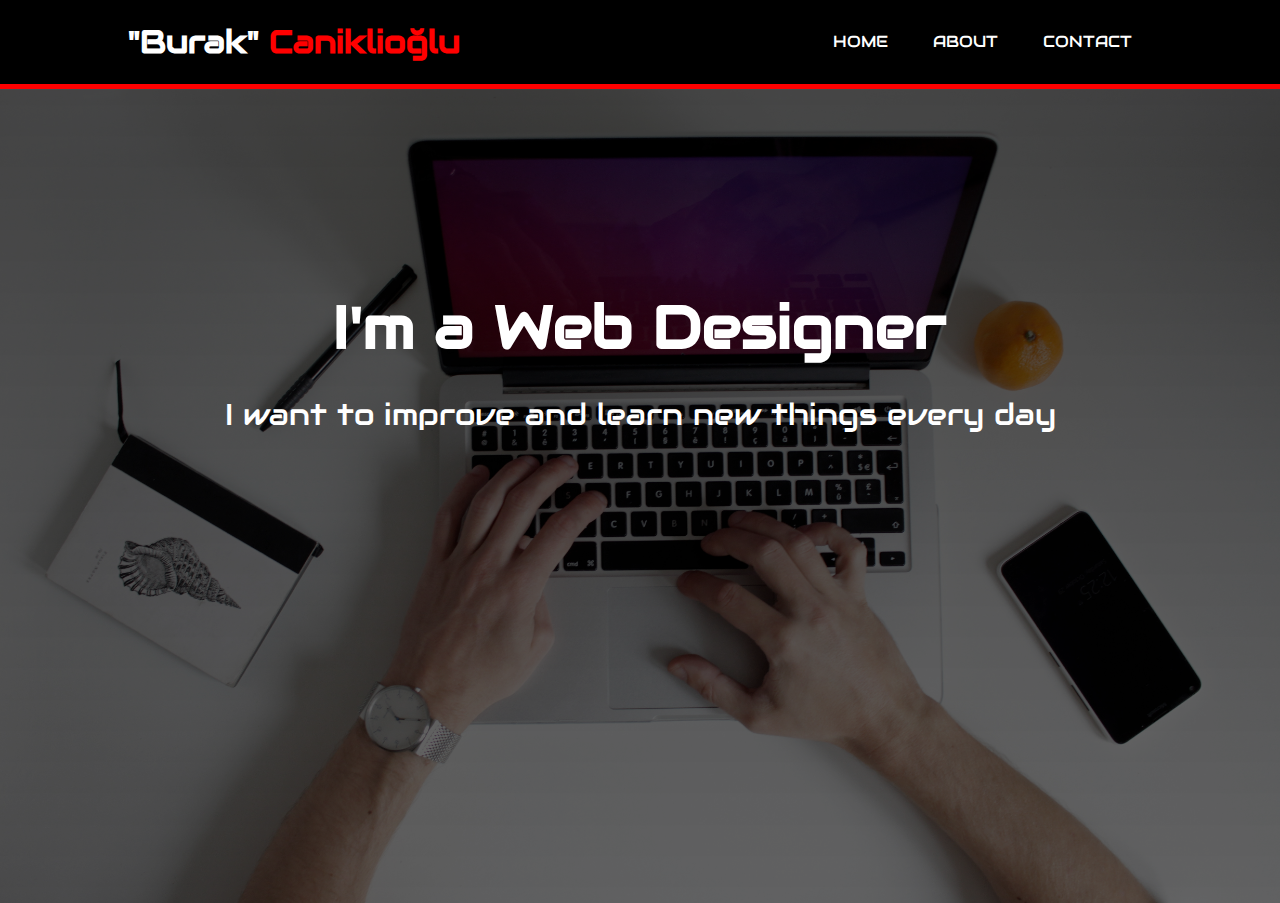
<file: Personal_Website_1/index.html>
<!DOCTYPE html>
<html lang="en">
<head>
    <meta charset="UTF-8">
    <meta http-equiv="X-UA-Compatible" content="IE=edge">
    <meta name="viewport" content="width=device-width, initial-scale=1.0">
    <title>Burak Caniklioğlu Portfolio Page</title>
    <link rel="stylesheet" href="./css/style.css">
    <link rel="stylesheet" href="https://fonts.googleapis.com/css?family=Audiowide">
</head>
<body>
    <div id="header">
        <div class="container">
            <div id="branding">
                <h1>"Burak" <span id="spanColor">Caniklioğlu</span></h1>
            </div>
            <div id="nav">
                <ul>
                    <li>
                        <a href="index.html" >HOME</a>
                    </li>
                    <li>
                        <a href="./html/about.html" target="_blank">ABOUT</a>
                    </li>
                    <li><a href="./html/contact.html" target="_blank">CONTACT</a>
                    </li>
                </ul>
            </div>
        </div>
    </div>
    <div id="main">
            <div class="container">
            
            <h1>I'm a Web Designer</h1>
            <p>I want to improve and learn new things every day</p>
        </div>
    </div>
</body>
</html>
</file>
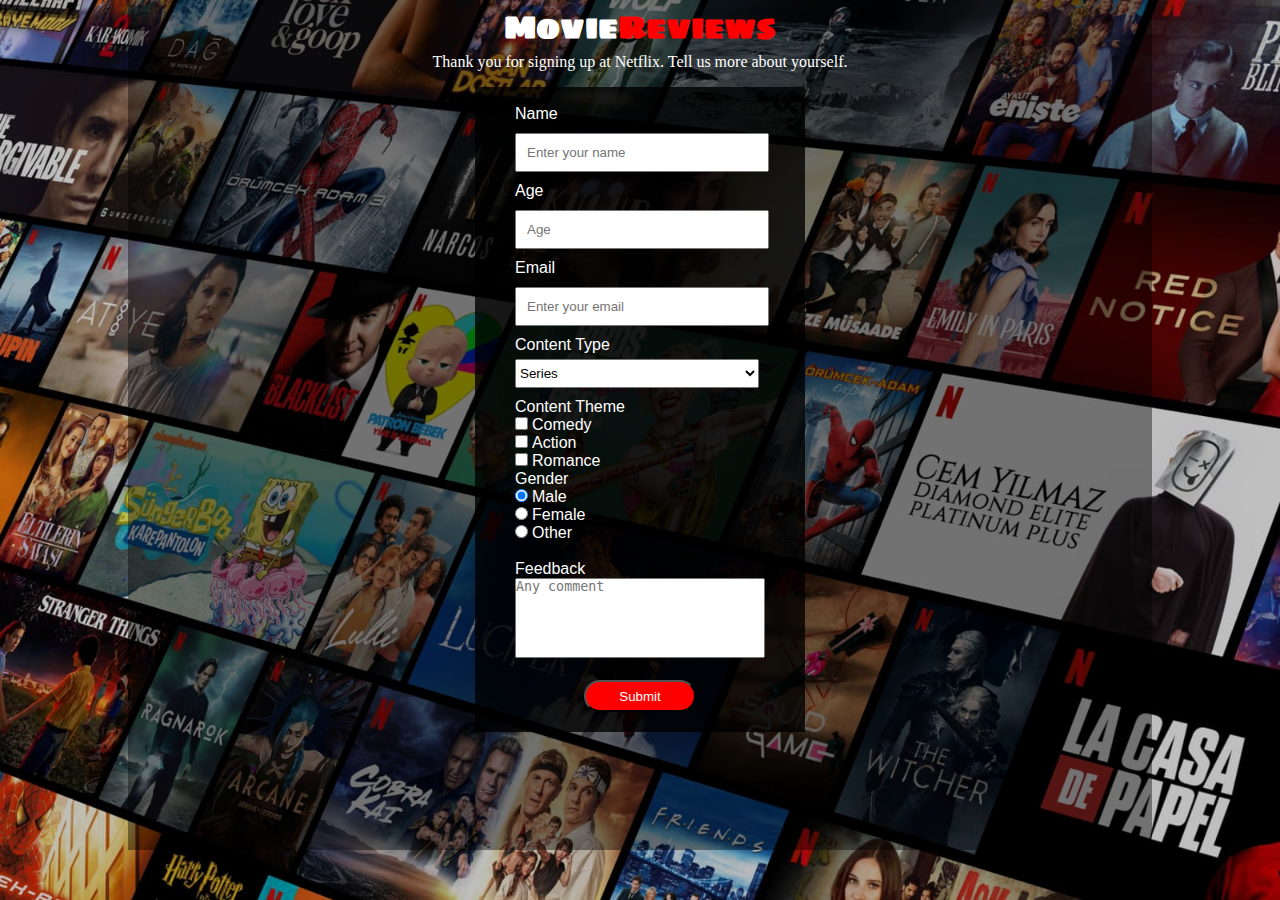
<file: Project-001-Survey-Form/index.html>
<!DOCTYPE html>
<html lang="en">
<head>
    <meta charset="UTF-8">
    <meta http-equiv="X-UA-Compatible" content="IE=edge">
    <meta name="viewport" content="width=device-width, initial-scale=1.0">
    <link rel="shortcut icon" href="./images/favicon.ico" type="image/x-icon">
    <link rel="stylesheet" href="./css/style.css">
    <link rel="preconnect" href="https://fonts.googleapis.com">
    <link rel="preconnect" href="https://fonts.gstatic.com" crossorigin>
    <link href="https://fonts.googleapis.com/css2?family=Sigmar+One&display=swap" rel="stylesheet">
    <title>Reviews Survey Form</title>
</head>
<body>
    <div id="container">
        <div class="row">
            <div id="header">
                <h1 class="head" >Movie<span id="head-span">Reviews</span> </h1>
                <p>Thank you for signing up at Netflix. Tell us more about yourself.</p>
            </div>
            <div id="main">
                <form action="./result.html">
                    <br>
                    <label style="margin-top: 16px;" for="us-na" >Name</label>
                    <br>
                    <input class="header"  type="text" name="username" id="us-na" placeholder="Enter your name" required><br>
    
    
                    <label 
                    for="us-age">Age</label>
                    <br>
                    <input class="header age" type="number" name="age" id="us-age" placeholder="Age" required >  <br>
    
    
                    <label for="us-mail">Email</label>
                    <br>
                    <input class="header" type="email" name="email" id="us-mail" placeholder="Enter your email" required> <br> 
    
    
                    <label for="content">Content Type</label>
                    <br>
                    
    
                    <select name="content" id="content">
                        <option value="Series">Series</option>
                        <option value="Movies">Movies</option>
                        <option value="">Documentaries</option>
                    </select><br>
                    <p><label class="cont-the"
                        for="cont-the">Content Theme</label>
                        <br>
                        <input type="checkbox" name="contentype1" id="comedy" value="Comedy"> 
                        <label for="comedy">Comedy</label> <br> 
        
                        <input type="checkbox" name="contentype2" id="action" value="Action"> 
                        <label for="action">Action</label> <br>     
                        
                        
                        <input type="checkbox" name="contentype3" id="romance" value="Romance"> 
                        <label for="romance">Romance</label> <br>   </p>
                     
                    <div><label for="Gender">Gender</label><br>
                        <input type="radio" name="gender" id="male" value="male" checked>
                        <label for="male">Male</label><br>
        
                        <input type="radio" name="gender" id="female" value="female">
                        <label for="female">Female</label><br>
        
                        <input type="radio" name="gender" id="other" value="other">
                        <label for="other">Other</label><br></div>
                        <br>
                    
    
                    <label  for="">Feedback</label><br>
                    <textarea name="" id="textarea"  placeholder="Any comment" style="resize:none"></textarea>
                    <br>
                    <br>
    
    
                    <div id="bt" ><input " type="submit" name="submit" id="btn" value="Submit"></div>
                    
    
                </form>
            </div>
        </div>
    </div>
</body>
</html>
</file>
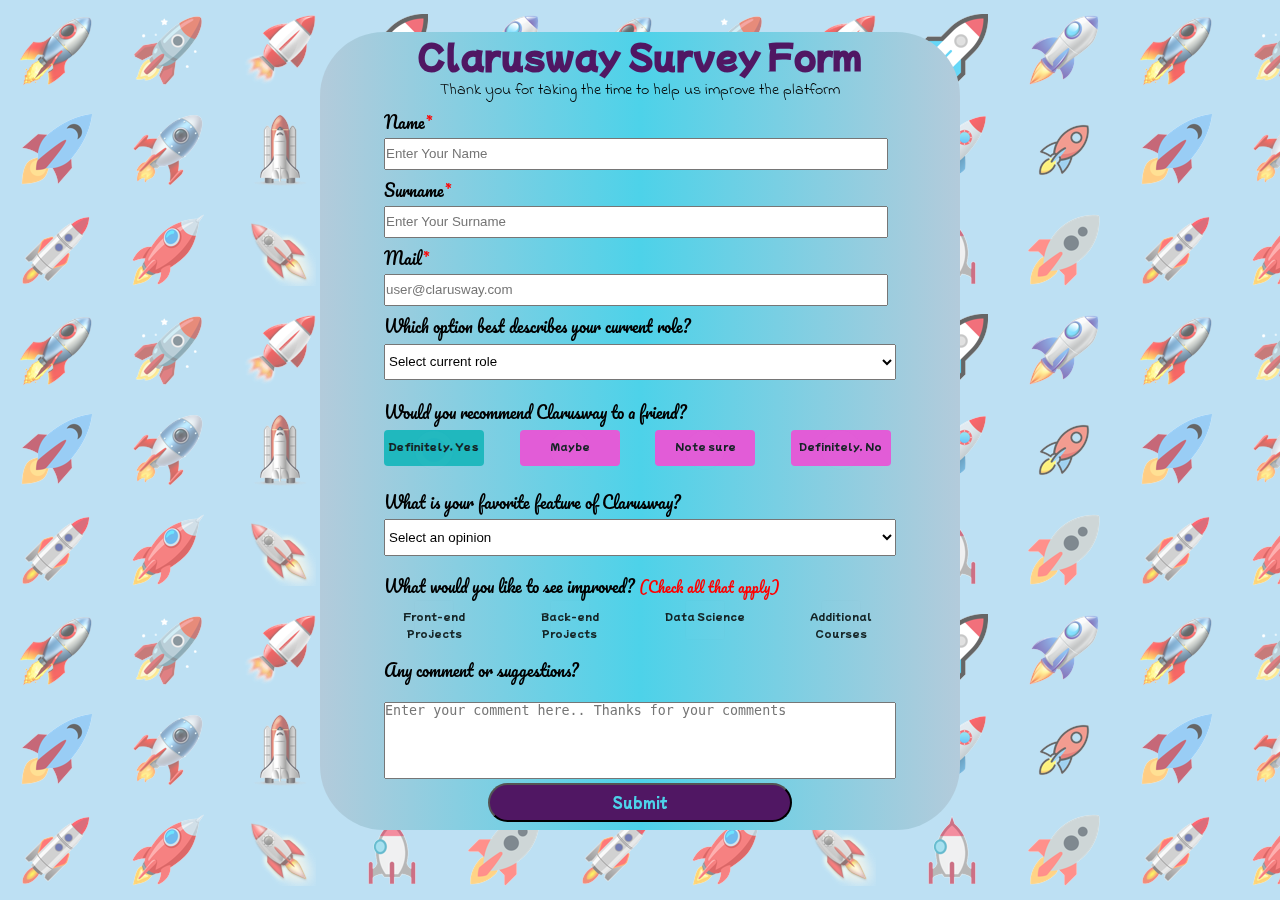
<file: Project-Survey-Form-Bootcamp/index.html>
<!DOCTYPE html>
<html lang="en">
  <head>
    <meta charset="UTF-8" />
    <meta http-equiv="X-UA-Compatible" content="IE=edge" />
    <meta name="viewport" content="width=device-width, initial-scale=1.0" />

    <title>Survey Form</title>
    <link rel="shortcut icon" href="images/cw-favicon.jpg" type="image/x-icon">
    <link rel="stylesheet" href="./css/style.css" />
    <link rel="preconnect" href="https://fonts.googleapis.com" />
    <link rel="preconnect" href="https://fonts.gstatic.com" crossorigin />
    <link
      href="https://fonts.googleapis.com/css2?family=Mochiy+Pop+P+One&family=Sigmar+One&display=swap"
      rel="stylesheet"
    />
    <link rel="preconnect" href="https://fonts.googleapis.com" />
    <link rel="preconnect" href="https://fonts.gstatic.com" crossorigin />
    <link
      href="https://fonts.googleapis.com/css2?family=Mochiy+Pop+P+One&family=Pacifico&family=Sigmar+One&display=swap"
      rel="stylesheet"
    />
    <link rel="preconnect" href="https://fonts.googleapis.com">
<link rel="preconnect" href="https://fonts.gstatic.com" crossorigin>
<link rel="preconnect" href="https://fonts.googleapis.com">
<link rel="preconnect" href="https://fonts.gstatic.com" crossorigin>
<link href="https://fonts.googleapis.com/css2?family=Indie+Flower&display=swap" rel="stylesheet">
  </head>
  <body>
    <div>
      <div id="main"></div>

      <div id="container">
        <div id="temp">
          <header>
            <h1>Clarusway Survey Form</h1>
            <p>Thank you for taking the time to help us improve the platform</p>
          </header>
          <form action="./result.html" method="get">
            <div id="name">
              <label class="input" for="name">Name<span>*</span></label>
              <input
                type="text"
                name="username"
                id="name"
                placeholder="Enter Your Name"
            
                required
              />
            </div>

            <div id="surname">
              <label for="surname">Surname<span>*</span></label>
              <input
                type="text"
                name="surname"
                id="surname"
                placeholder="Enter Your Surname"
                required
              />
            </div>

            <div id="email">
              <label for="mail">Mail<span>*</span></label>
              <input
                type="email"
                name="mail"
                id="mail"
                placeholder="user@clarusway.com"
                required
              />
            </div>

            <div id="list">
              <label for=""
                >Which option best describes your current role?</label
              >
              <select name="content" id="content" required>
                <option value="" selected disabled >Select current role</option>
                <option value="student">Student</option>
                <option value="teacher">Teacher</option>
                <option value="full time">Full Time Job</option>
                <option value="part time">Part Time Job</option>
                <option value="full learner">Full Time Learner</option>
                <option value="not say">Prefer not to Say</option>
              </select>
            </div>
            <br />
            <div id="recommend">
              <label for="">Would you recommend Clarusway to a friend?</label>

              <div id="blogs">
                <div class="button">
                  <input
                    type="radio"
                    id="a25"
                    name="check-substitution"
                    checked
                    value="yes"
                  />
                  <label class="btn btn-default" for="a25"
                    >Definitely, Yes</label
                  >
                </div>
                <div class="button">
                  <input type="radio" id="a50" name="check-substitution" value="maybe"/>
                  <label class="btn btn-default" for="a50">Maybe</label>
                </div>
                <div class="button">
                  <input type="radio" id="a75" name="check-substitution" value="not sure" />
                  <label class="btn btn-default" for="a75">Note sure</label>
                </div>
                <div class="button">
                  <input type="radio" id="a100" name="check-substitution" value="no"/>
                  <label class="btn btn-default" for="a100"
                    >Definitely, No</label
                  >
                </div>
              </div>
              <br />
            </div>

            <div id="list2">
              <label for="feature">What is your favorite feature of Clarusway?</label>
              <select name="feature" id="feature" required>
                <option value="" selected disabled>Select an opinion</option>
                <option value="courses">Courses</option>
                <option value="projects">Projects</option>
                <option value="comunity">Comunity</option>
                <option value="mentors">Mentors</option>
              </select>
            </div>

            <div id="improve">
              <label for=""
                >What would you like to see improved?
                <span>(Check all that apply)</span>
              </label>
                    <div id="imp">
                        <div class="check">
                            <input type="checkbox" id="b25" name="check1" value="frontend" />
                            <label class="check check-default" for="b25">Front-end Projects</label>
                        </div>
                        <div class="check">
                            <input type="checkbox" id="b50" name="check2" value="backend"/>
                            <label class="check check-default" for="b50">Back-end Projects</label>
                        </div>
                        <div class="check">
                            <input type="checkbox" id="b75" name="check3" value="data"/>
                            <label class="check check-default" for="b75">Data Science</label>
                        </div>
                        <div class="check">
                            <input type="checkbox" id="b100" name="check4" value="add-courses"/>
                            <label class="check check-default" for="b100">Additional Courses</label>
                        </div>
                        
                    </div>
              
            </div>

            <div id="comment">
              <label for="">Any comment or suggestions?</label> <br />
              <textarea
                name=""
                id=""
                cols="10"
                rows="5"
                placeholder="Enter your comment here.. Thanks for your comments "
                style="resize: none"
              ></textarea>
            </div>

            <div id="btn">
              <input type="submit" value="Submit" />
            </div>
          </form>
        </div>
      </div>
    </div>
  </body>
</html>
</file>
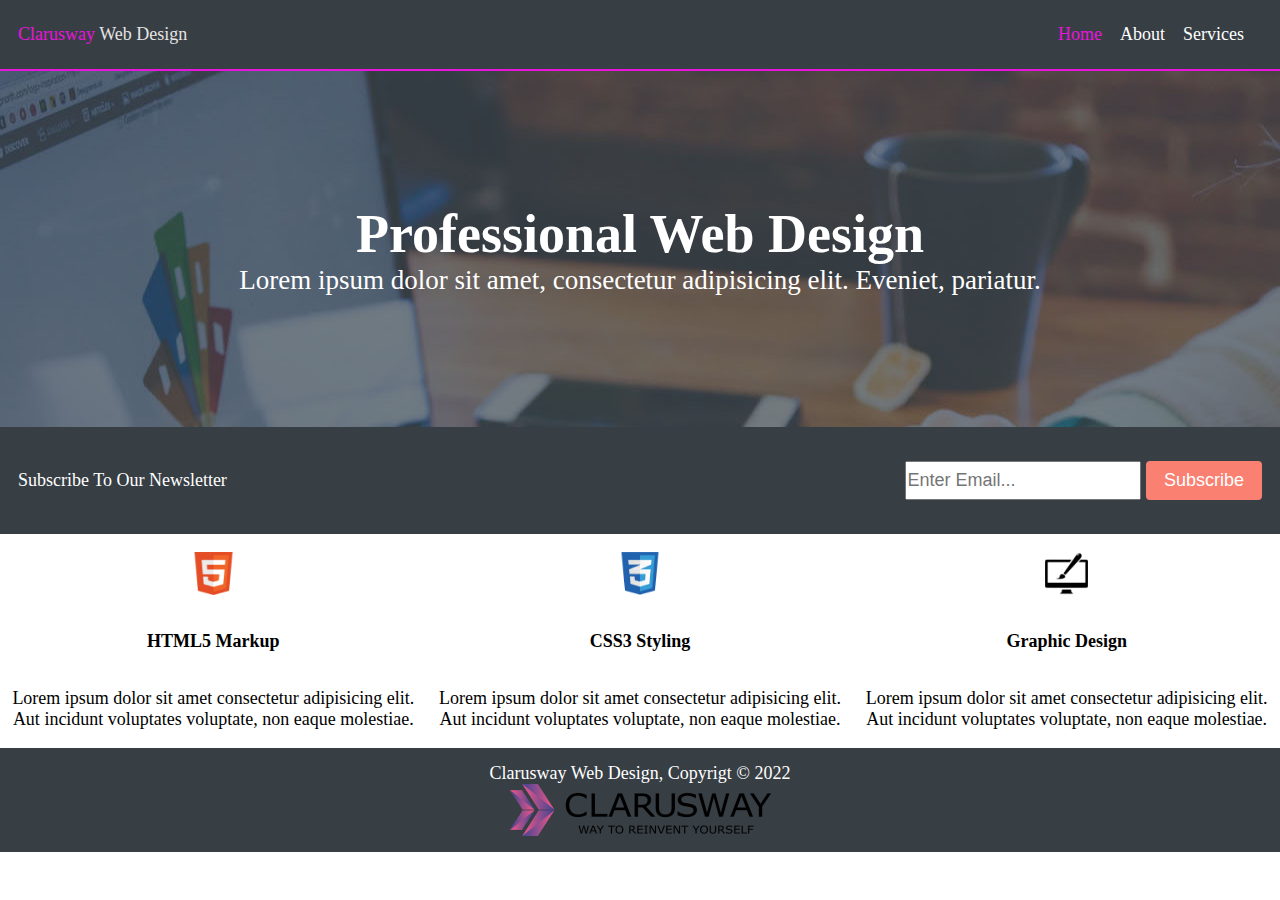
<file: Website-Page-Design/index.html>
<!DOCTYPE html>
<html lang="en">
<head>
    <meta charset="UTF-8">
    <meta http-equiv="X-UA-Compatible" content="IE=edge">
    <meta name="viewport" content="width=device-width, initial-scale=1.0">
    <title>Web Page Design</title>
    <link rel="stylesheet" href="./css/style.css">
</head>
<body>
    <div id="container">
        <nav>
            <div id="left">
                <span id="brand">Clarusway</span>
                <span> Web Design</span>
            </div>

            <div id="right">
                <div class="home nav"><a href="./index.html" style="color:rgb(233, 20, 222) ;">Home</a></div>
                <div class="about nav"><a href="./about.html" style="color: white;">About</a></div>
                <div class="services nav"><a href="./services.html" style="color: white;">Services</a></div>
            </div>
        </nav>
               
        <main>
            <div class="carrosel">
                <h1>Professional Web Design</h1>
                <p>Lorem ipsum dolor sit amet, consectetur adipisicing elit. Eveniet, pariatur.</p>
            </div>
            <div class="subscribe">
                <div class="label">
                    Subscribe To Our Newsletter
                </div>
                <div class="mail">
                    <input type="email" placeholder="Enter Email...">
                    <button id="btn">Subscribe</button>
                </div>
            </div>
            <div class="articles">
                <div class="html art">
                    <img src="./images/logo_html.png" alt="">
                    <h2>HTML5 Markup</h2>
                    <p>Lorem ipsum dolor sit amet consectetur adipisicing elit. Aut incidunt voluptates voluptate, non eaque molestiae.</p>

                </div>
                <div class="css art">
                    <img src="./images/logo_css.png" alt="">
                    <h2>CSS3 Styling</h2>
                    <p>Lorem ipsum dolor sit amet consectetur adipisicing elit. Aut incidunt voluptates voluptate, non eaque molestiae.</p>
                </div>
                <div class="web-design art">
                    <img src="./images/logo_brush.png" alt="">
                    <h2>Graphic Design</h2>
                    <p>Lorem ipsum dolor sit amet consectetur adipisicing elit. Aut incidunt voluptates voluptate, non eaque molestiae.</p>
                </div>
            </div>
        </main>


        <footer>
            <p>Clarusway Web Design, Copyrigt © 2022 </p>
            <img src="./images/clarusway_logo.png" alt="">
        </footer>
        
    </div>
</body>
</html>
</file>
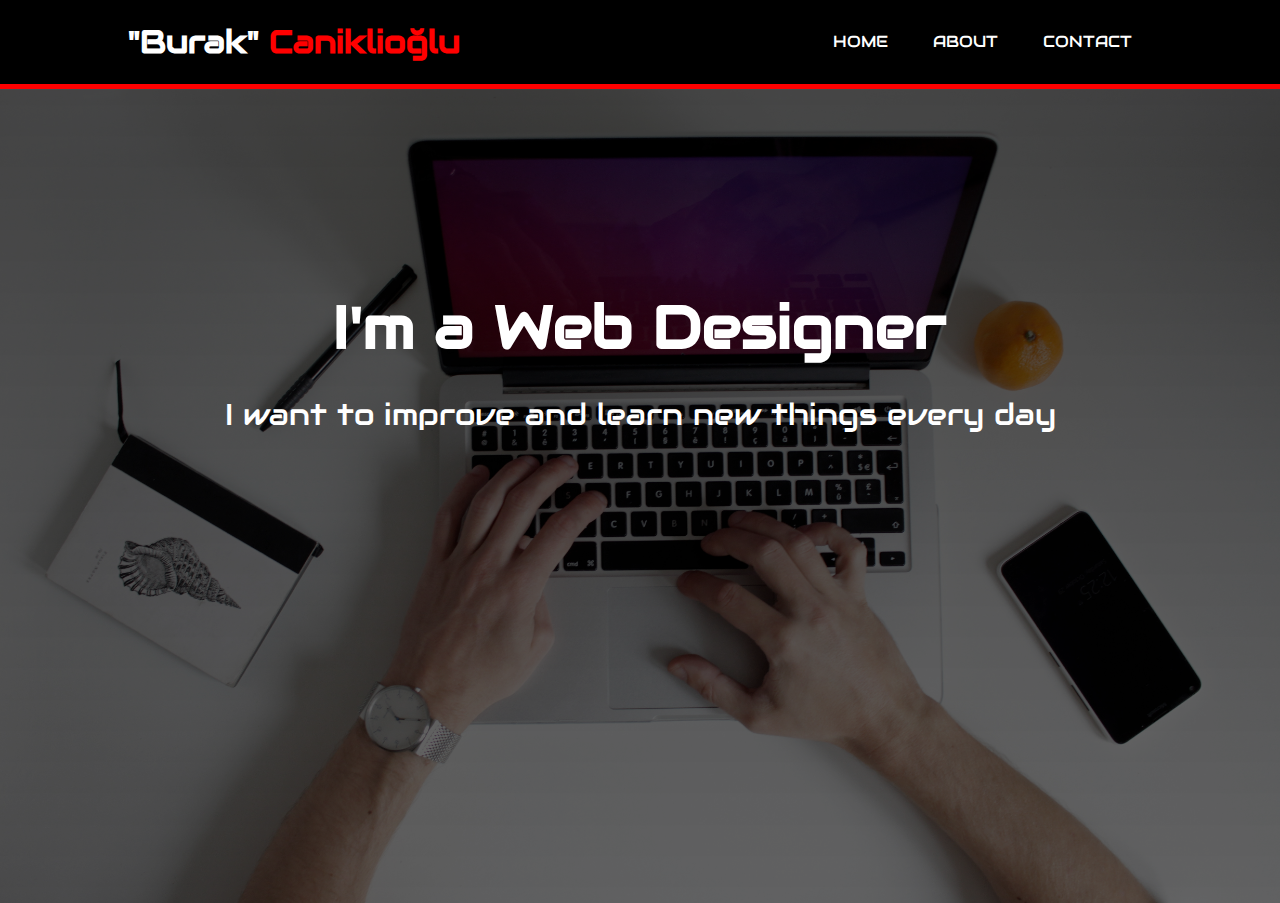
<file: Personal_Website_1/html/index.html>
<!DOCTYPE html>
<html lang="en">
<head>
    <meta charset="UTF-8">
    <meta http-equiv="X-UA-Compatible" content="IE=edge">
    <meta name="viewport" content="width=device-width, initial-scale=1.0">
    <title>Burak Caniklioğlu Portfolio Page</title>
    <link rel="stylesheet" href="../css/style.css">
    <link rel="stylesheet" href="https://fonts.googleapis.com/css?family=Audiowide">
</head>
<body>
    <div id="header">
        <div class="container">
            <div id="branding">
                <h1>"Burak" <span id="spanColor">Caniklioğlu</span></h1>
            </div>
            <div id="nav">
                <ul>
                    <li>
                        <a href="index.html" >HOME</a>
                    </li>
                    <li>
                        <a href="about.html" target="_blank">ABOUT</a>
                    </li>
                    <li><a href="contact.html" target="_blank">CONTACT</a>
                    </li>
                </ul>
            </div>
        </div>
    </div>
    <div id="main">
            <div class="container">
            
            <h1>I'm a Web Designer</h1>
            <p>I want to improve and learn new things every day</p>
        </div>
    </div>
</body>
</html>
</file>
<file: Checkout-Survey/css/style.css>
*{
    padding: 0;
    margin: 0;
    box-sizing: border-box;
    font-family: 'Montserrat', sans-serif;
    font-weight: 600;
    letter-spacing: 0.3px;
    
}
body{
    overflow-x: hidden;
}
header{
    text-align: center;
    margin: 1rem 0 3rem 0;
    
}

main{
    width: 60rem;
    margin: auto;
    display: flex;
    justify-content: space-between;
    
}
.survey{
    width: 50%;
}
.contact > h3,.shipping>h3{
    padding-bottom:1rem ;
    
}
.labels{
    margin: 10px 0;
    color: #828282;
    font-size: 12px;

}
.inputs{
    position:relative;
}

.inputs input,.inputs select{
    border: 1px solid #828282;
    padding: 8px 5px 8px 35px;
    
    font-size: 14px;
    border-radius: 5px;
    width: 100%;
    margin: 0.5rem 0;
    
}
.inputs input::placeholder,.inputs select::placeholder{
    color: #828282;
}
.inputs select{
    color: black;
    font-weight: 500;
}
.survey .fas{
    position: absolute;
    top: 35%;
    left: 12px;
    color: #828282;
}
.survey span,.require{
    color: orange;
    
}

.require{
    flex-shrink: 0;
}
.info{
    display: flex;
    justify-content: space-between;
    width: 100%;
}

.shipping{
    margin-top: 3rem;
}

.couple{
    display: flex;
}

.post-code{
    flex: 2;
    margin-left: 1%;
}

.detail{
    position: absolute;
    background-color: #EEEEEE;
    border-radius: 1rem;
    left: 55%;
    
}

.product{
    margin: 1rem 1rem 0 1rem;
    display: flex;
    height: 9rem;
}
.image img{
    width: 8rem;
    margin: 0 1rem 2rem 0;
    border-radius: 1rem;

}

.p-info>h4{
    margin: 0.5rem 0;
    color: gray;

}

.new-price{
    color: orange;
}
.old-price{
    color: #828282;
    text-decoration:line-through;
    font-weight: 400;
}

.inc-dis{
    border: 1px solid black;
    border-radius: 4px;
    margin-top: 1rem;
    width: 7rem;
    height: 3rem;
    display: flex;
    justify-content: space-around;
    align-items: center;
}

.minus,.plus{
    border: none;
    width: 1.5rem;
    height: 1.5rem;
    border-radius: 2px;
    position: relative;
    
}
.inc-dis> button{
    background-color: rgb(223, 219, 219);
    text-align: center;
    cursor: pointer;
}

.total{
    margin:1rem;
    display: flex;
    justify-content: space-between;
}

.total>p{
    font-weight: 300;
}
hr{
    margin: 1rem;
}

footer{
    text-align: center;
    margin-top: 2rem;
}
.continue{
    background-color: orange;
    color: white;
    padding: 1rem ;
    border: none;
    border-radius: 1rem;
    cursor: pointer;
}

@media screen and (max-width:575px) {
    *{
        padding: 0;
        margin: 0;
        box-sizing: border-box;
        font-family: 'Montserrat', sans-serif;
        font-size: 14px;
        font-weight: 600;
        letter-spacing: 0.3px;
        
    }
    main{
        width: 90%;
        margin: auto;
        display: flex;
        flex-direction:column-reverse;
    }
    .survey{
        width: 100%;
        margin-bottom: 2rem;
    }
    .detail{
        position: static;
        background-color: #EEEEEE;
        border-radius: 1rem;
        margin-bottom: 2rem;
            
    }
    .couple{
        display:flex;
        flex-direction: column;
    }
    .post-code{
        flex: 2;
        margin: 0;
    }
    h1{
        
        font-size: 2rem;
    }
    .continue{
        background-color: orange;
        color: white;
        padding: 1rem 2rem ;
        border: none;
        border-radius: 1rem;
        cursor: pointer;
    }
}

@media screen and (min-width:577px) and (max-width:768px) {
    
    .survey{
        width: 33%;
        
    }
    
}

@media screen and (min-width:769px) and (max-width:992px) {
    
    .survey{
        width: 42%;
        
    }
    
}
</file>
<file: CSS Blog/style.css>
*{
    margin: 0;
    padding: 0;
    box-sizing: border-box;
}
.main{
    float: left;
}
.container{
    margin: auto;
    margin-top: 10vh;
    width: 38rem;
    height: auto;
    
    
    
    
}
header{
    
    background-color:#22a6b3;
    color:#eb4d4b ;
    font-weight: 700;
    text-align: center;
    padding: 1rem;
    font-size: 2rem;
    font-family: 'Poppins', sans-serif;
    border-top: 1px solid black;
    border-left: 1px solid black;
    border-right: 1px solid black;
    border-top-left-radius: 2rem;
    border-top-right-radius: 2rem;
}
#first{
    border: 1px solid black;
    border-bottom-left-radius: 2rem;
    border-bottom-right-radius: 2rem;
    position: relative;
    height: 300px;
    background-color: #f0f4f5;
    
}
.demo-bg {
    opacity: 0.175;
    
    top: 3rem;
    left: 6rem;
}
.demo-bg img{
    width: 40%;
    position: absolute;
    top: 2rem;
    left: 17rem;

}

.main{
    margin:1rem;
    display: block;
    height: 270px;
    padding-right: 3rem;
    
}
.content{
    height: 270px;
}
table{
    padding-top: 3rem;
}
td{
    color: #200c22;
    font-family: 'Poppins', sans-serif;
    margin: 1rem;
    font-size: 1.5rem;
    font-weight: 1000;

}
.title{
    margin: 1rem;
    font-size: 1.5rem;
    font-family: 'Poppins', sans-serif;
    padding-right: 2rem;
    color:#ee1714 ;
    font-weight: 1000;
}
</file>
<file: Google-Landing-Page/css/style.css>
*{
    margin: 0;
    padding: 0;
    box-sizing: border-box;
    

}

.about,.store,.gmail,.images,.att,.sign{
    padding: 0.5rem;
    
    
}

.gmail,.images,.sign{
    vertical-align: top;
}

.att{
    position: relative;
    bottom: 0.5rem;
    opacity: 0.5;
}
.sign{
    background-color: rgb(15, 117, 250);
    color: white;
    border-radius: 4px;
    cursor: pointer;
    font-family: Arial, Helvetica, sans-serif;
    font-size: 12px;
}
.sign:hover{
    background-color:rgb(89, 160, 253) ;
}

header{
    display: flex;
    justify-content: space-between;
    margin-top: 1.25rem;
    padding: 0 1rem;
    font-size: 13px;
    
    
}
a{
    text-decoration: none;
    color: rgb(78, 82, 87);
    font-family: Arial, Helvetica, sans-serif;
}
a:hover{
    text-decoration: underline;
}
.signin:hover{
    text-decoration: none;
    
}

#logo img{
    display: block;
    margin:  auto;
    
}
.icon{
    margin-top: 7rem;
}

#search{
    width: 36rem;
    position: relative;
    top: 2.5rem;
    margin: auto;
    display: flex;
    justify-content:space-between;
    border: 1px solid white;
    
    padding: 0.22rem 0;
    border-radius: 25px;
    box-shadow: 1px 1px 3px 2px  rgba(193, 199, 193,1);
}
#search input{
    
    border: none;
    text-align: left;
    padding: 0.5rem 0;
    width: 80%;
    font-size: 1rem;
}
.sglass{
    position: relative;
    right: 0.8rem;

    width: 2rem;
}
.mic{
    position: relative;
    top: 0.4rem;
    width: 0.8rem;
}

.box1{
    flex: 1;
}
.box2{
    flex: 6;
}
.box3{
    flex: 1;
}

#search input:focus{
    outline: none;
}

#path a >div{
    width: 7em;
    height: 6em;
  
    
    
    

}
#path > a{
    text-decoration: none;
    width: 100%;
    color: black;
    display: block;
    

    
}

#path a:hover{
    background-color: rgb(230, 227, 227);
    border-radius: 6px;
    cursor: pointer;

}
#path{
    padding-top: 4rem;
    
    margin: auto;
    
    width: 36rem;
    display: grid;
    grid-template:6rem / 1fr 1fr 1fr 1fr 1fr;
    
   
    
}
.jar{
    background-color: rgba(241, 243, 244, 1);
    width: 3rem;
    height: 3rem;
    margin: 1rem auto 0 auto;
    border-radius: 2rem;

}
.path1 img,.path2 img,.path4 img,.path6 img,.path7 img,.path8 img,.path9 img,.path10 img{
    width: 1.5rem;
    display: block;
    padding-top: 0.6rem;
    margin: auto;
    
}
.path3 img,.path5 img{
    width: 1.7rem;
    display: block;
    padding-top: 0.8rem;
    margin: auto;
}

.site{
    width: 100%;
    font-size: 0.8rem;
    opacity: 0.9;
    font-family: Arial, Helvetica, sans-serif;
    display: block;
    text-align: center;
    margin: auto;
    padding-top: 1rem;
    
    
}

@media screen and (max-width:576px){
    
    
    
    
    
    
    #path{
        padding-top: 4rem;    
        width: 24rem;
        display: grid;
        grid-template:6rem / 1fr 1fr 1fr ; 
    }

    .path7,.path8, .path9, .path10{
        display: none;
    }
    #search{
        width: 20rem;
       
    }
    .box2{
        flex: 3;
    }
}


@media screen and (min-width:577px) and (max-width:650px){
    #path{
        padding-top: 4rem;    
        width: 30rem;
        display: grid;
        grid-template:6rem / 1fr 1fr 1fr 1fr; 
    }
    .path9, .path10{
        display: none;
    }

    #search{
        width: 28rem;
       
    }
    .box2{
        flex: 4;
    }
}
</file>
<file: Media Query/style.css>
* {
    box-sizing: border-box;
    margin: 0;
    padding: 0;
}
@media screen and (max-width: 600px) {
body {
    background-color: blueviolet;
}
.navbar {
    height: 8rem;  
    margin: 1rem 1rem 0 1rem;
    background-color: aqua;
    display: flex;
    flex-direction: column;
}
.navbar a {
    height: 25%;
    border-top: 1px solid rgba(229, 192, 192,0.5);
    display: flex;
    justify-content: center;
    align-items: center;
    text-decoration: none;
    text-align: center;
    color: black;
}
.ilk{
    display: none;
}
.section p{
    border: 1rem solid blue;
    padding: 3rem 1rem;
    ;
    box-sizing: content-box;
}
.section{
    width: 100%;    
    height: 75vh;
    display: flex;
    justify-content: center;
    align-items: center;
}
}
@media screen and (min-width:601px) and (max-width:768px) {
    body {
        background-color: rgb(182, 120, 21);
    }
    .navbar {
        height: 2rem;  
        margin: 1rem 1rem 0 1rem;
        background-color: rgb(97, 105, 105);
        display: flex;
        flex-direction: row;
        justify-content: space-around;
    }
    .navbar a {
        /* height: 25%; */
        width: 25%;
        /* border-top: 1px solid rgba(229, 192, 192,0.5); */
        display: flex;
        justify-content: center;
        align-items: center;
        text-decoration: none;
        /* text-align: center; */
        color: black;
    }
    .ilk{
        margin-top: 4rem;
        display: flex;
        justify-content: center;
        align-items: center;
    }
    .ilk p{
        border: 1rem solid rgb(48, 48, 102);
        padding: 3rem 1rem;
        background-color: green;
        font-size: 1.5rem;
        font-weight: 1000;      
    }
    .section p{
        display:none
    }
}
@media screen and (min-width:769px) and (max-width:992px) {
    body {
        background-color: rgb(147, 158, 84);
    }
    .navbar {
        height: 2rem;  
        margin: 1rem 1rem 0 1rem;
        background-color: rgb(97, 105, 105);
        display: flex;
        flex-direction: row;
        justify-content: end;
    }
    .navbar a {
        /* height: 25%; */
        width: 10%;
        /* border-top: 1px solid rgba(229, 192, 192,0.5); */
        display: flex;
        justify-content: center;
        align-items: center;
        text-decoration: none;
        /* text-align: center; */
        color: rgb(245, 236, 236);
    }
    .ilk{
        margin-top: 2rem;
        display: flex;
        justify-content: center;
        align-items: center;
    }
    .ilk p{
        border: 1rem solid rgb(12, 12, 194);
        padding: 6rem 1rem;
        background-color: green;
        font-size: 2.75rem;
        font-weight: 1000;      
    }
    .section p{
        display:none
    }
    }
    @media screen and (min-width:993px) {
        body {
            background-color:white;
        }
        .navbar {
            height: 2rem;  
            margin: 1rem 1rem 0 1rem;
            background-color: rgb(97, 105, 105);
            display: flex;
            flex-direction: row;
            justify-content: end;
        }
        .navbar a {
            /* height: 25%; */
            width: 7%;
            /* border-top: 1px solid rgba(229, 192, 192,0.5); */
            display: flex;
            justify-content: center;
            align-items: center;
            text-decoration: none;
            /* text-align: center; */
            color: rgb(245, 236, 236);
        }
        .ilk{
            margin-top: 2rem;
            display: flex;
            justify-content: center;
            align-items: center;
        }
        .ilk p{
            border: 1rem solid rgb(12, 12, 194);
            padding: 6rem 15%;
            background-color: green;
            font-size: 2.75rem;
            font-weight: 1000;      
        }
        .section p{
            display:none
        }
    }
</file>
<file: Perfect_Cheesecake/css/style.css>
*{
    margin: 0;
    padding: 0;
    box-sizing: border-box;
    text-align: justify;
}
body{
    background:linear-gradient(to right, rgb(247, 236, 230),#fefefe  ,rgb(247, 236, 230) );
    font-size: 18px;
    word-spacing: 0.3rem;
    font-family: 'Lato', sans-serif;
}




.blogs{
    display: flex;
    justify-content: space-between;
}

.blog{
    margin:2rem 0;
    text-align: center;
    
    
}


#header{
    background:linear-gradient(to bottom,#ebf8f8 0, #fefefe 100%);
}


#ingre li{
    
    list-style-type:square;
    
}
li,p,h3{
    margin-bottom: 0.5rem;
}
img{
    width: 100%;
    display: block;
    margin: 2rem 0;
}


#make li{
    margin-bottom: 0.5rem;
}

#field{
    display: flex;
    justify-content: space-between;
}
#field p{
    text-align: center;
    margin: 0.2rem;
    padding:  0.3rem;
}
fieldset{
    width: 100%;
}

ol li::marker{
    color: rgb(234, 0, 255);
}

@media screen and (min-width:1366px) {
    #container{
        max-width: 720px;
        margin: auto;
        
}
}

@media screen and (min-width:960px) and (max-width:1365px){
    #container{
        max-width:600px ;
        margin: auto;
        
}
}

    
@media screen and (min-width:720px) and (max-width:960px){
    #container{
        width: 500px;
        margin: auto;
        
}
}

@media screen and (min-width:360px) and (max-width:719px){
    #container{
        width: 100%;
        margin: auto;
        
}
}
</file>
<file: Personal_Website_1/css/style.css>
body {
    margin: 0;
    padding: 0;
    height: 100vh;
    
}

#header {
    background-color: black;
    border-bottom:5px solid red;
    position: sticky;
    top: 0;
}


#header .container {
    display: flex;
    justify-content: space-between;
    align-items: center;
}

.container {
    width: 80%;
    margin: auto;
    overflow: hidden;
    
}

#branding {
    color: white;
    font-family: "Audiowide", sans-serif;
}

#spanColor {
    color: red;
}



ul {
    margin: 0;
    padding: 0;
}

#header li {
    display: inline;
    padding: 0 20px;
    font-family: "Audiowide", sans-serif;
}

#header a {
    color: white;
    text-decoration: none;
}

#main {
    background-image: linear-gradient(rgba(0, 0, 0, 0.7), rgba(0, 0, 0, 0.6)), url(../images/banner.jpg);
    background-size: cover;
    background-position:center ;
    text-align: center;
    color: white;
    min-height: 90.5vh;
}

#main h1 {
    font-size: 60px;
    margin: 200px 0 10px;
    font-family: "Audiowide", sans-serif;
}

#main p {
    font-size: 30px;
    font-family: "Audiowide", sans-serif ;
}


#contact {
    background-color: black;
    color: white;
}


#contact h2 {
    font-size: 30px;
    font-family: "Audiowide", sans-serif;
    text-align: center;
    color: red;
    
}

#contact p {
    font-size: 20px;
    font-family: Arial, sans-serif;
    padding: 0 10px;
}


#about {
    background-color: black;
    color: white;
}


#about h2 {
    font-size: 30px;
    font-family: "Audiowide", sans-serif;
    text-align: center;
    color: red;
    
}

#about p {
    font-size: 20px;
    font-family: Arial, sans-serif;
    padding: 0 10px;
}

@media screen and (max-width:576px){
    #header .container {
        display: flex;
        flex-direction: column;
        text-align: center;
        width: 90%;
    }
    #header ul {
        display: flex;
        justify-content: space-between;
    }
    #header li {
        margin: 0.2rem;
    }

}

@media screen and (min-width:577px) and (max-width:992px){
    #header .container {
        display: flex;   
        justify-content: space-between;   
    }
    #header #nav {
        width: 100%;
        text-align: end;
    }
    
}
</file>
<file: Project-001-Survey-Form/css/style.css>
*{
    margin: 0;
    padding: 0;
    box-sizing: border-box;
}
body{
    
    background-image: url(../images/background_image.jpg);
    background-size: cover;
    min-height: 100vh;
}
#container {
    background-color: rgba(0, 0, 0, 0.4);
    width: 80%;
    margin: auto;
    padding-bottom: 3rem;
    
    
}
.row{
    margin-bottom: 3rem;
}
#header{
    text-align: center;
    color: white;
    
    
}
.head{
    font-family: "Sigmar One",cursive;
}
#head-span{
    color: red;
}

#main{
    background-color: rgba(0, 0, 0, 0.8);
    width: 330px;
    margin: auto;
    margin-top: 1rem;
    
    
    
    
}
.age::-webkit-outer-spin-button,.age::-webkit-inner-spin-button {
    display: none;
}
        
      


label{
    color: white;
    font-family: Arial, Helvetica, sans-serif;
    
}
.header{
    margin-top: 10px;
    margin-bottom: 10px;
    padding: 4% ;
    padding-right: 25%;
    
}


form{
    margin: 0px 40px 70px 40px;
}

select{
    padding-right: 132px;
    margin-top: 5px;
    padding-top: 5px;
    padding-bottom: 5px;
    margin-bottom: 10px;
}
#textarea{
    width: 100%;
    height: 5rem;
}
#bt{
    text-align: center;
    padding-bottom: 20px;
}
#btn{
    background-color: red;
    color: white;
    box-sizing: border-box;
    border-radius: 20px;
    width: 7rem;
    height: 2rem;
    font-family: Arial, Helvetica, sans-serif;

}

@media screen and (max-width:576px){
    #container {      
        background: rgba(0, 0, 0, 0.3);
        width: 100%;
        margin: auto;
    }
    #main{
        background-color: rgba(0, 0, 0, 0.9);
        width: 90%;
        margin: auto;
        margin-top: 1rem;
        
    }
    form{
        width: 90%;
        margin: auto;
    }
    .header{
        margin-top: 0;
        margin-bottom: 0.5rem;
        padding: 0;
        padding-right: 0;
        width: 100%;
        height: 2rem;
        
    }
    select{
        width: 100%;
        height: 2rem;
    }
    label{
        display:inline-block;
        margin-bottom: 0.5rem;
        
        
    }
    #textarea{
        margin-top: 5px;
        padding-right: 0;
        width: 100%;
        height: 5rem;
    }
}
</file>
<file: Project-Survey-Form-Bootcamp/css/style.css>
*{
    margin: 0;
    padding: 0;
    box-sizing: border-box;
}
#main{
    position:fixed;
    background-image: url(../images/background.png);
    left: 0;
  top: 0;
  width: 100%;
  height: 100%;
  opacity: 0.6;
    
}

#container{
    position: relative;
    margin: auto;
    width: 40rem;
    margin-top: 2rem;

    border-radius: 4rem;
    
    background: linear-gradient(to right, rgb(179, 203, 219) ,#4dd2e9,rgb(179, 203, 219) );
}

#temp{
    width: 80%;
    margin: auto;
    
}

header{
    
    text-align: center; 
    
}
header h1{
    font-family: 'Mochiy Pop P One', sans-serif;
    color: #501763;
    box-sizing: border-box;

}

header p{
    margin-top: rem;
    font-family: 'Indie Flower', cursive;
}
label{
    display: block;
    font-size: 1rem;
    font-family: 'Pacifico', cursive;
}
span{
    color: red;
    font-size: 0.9rem;
}




#name, #surname, #email{
    width: 98.5%;
    margin-top: 0.4rem;
}
#list{
    width: 100%;
    margin-top: 0.4rem;
}
#name input, #surname input, #mail{
    width: 100%;
    height: 2rem;
    margin-top: 0.1rem;
}

#list select, #list2 select{
    width: 100%;
    height: 2.3rem;
    margin-top: 0.2rem;
}

#recommend label{
    margin-bottom: 0.2rem;
}
#blogs{
    display: flex;
    justify-content:space-between
}

.button {
    float: left;
    margin: 0 5px 0 0;
    width: 100px;
    height: 40px;
    position: relative;
  }
  
  .button label,
  .button input {
      border-radius: 4px;
    text-align: center;
    padding-top: 8%;
    background-color: #e25cd7;
    color: rgb(19, 34, 36);
    font-size:0.6rem;
    font-family: 'Mochiy Pop P One', sans-serif;
    display: block;
    position: absolute;
    top: 0;
    left: 0;
    right: 0;
    bottom: 0;
  }
  
  .button input[type="radio"] {
    opacity: 0.011;
    z-index: 100;
    
  }
  
  .button input[type="radio"]:checked + label {
    background: #20b8be;
    border-radius: 4px;
  }
  
  .button label {
    
    cursor: pointer;
    z-index: 90;
    line-height: 1.8em;
  }
  
#improve{
    margin-top: 1rem;
}

#imp{
    display: flex;
    justify-content: space-between;
    
}


.check {
    float: left;
    margin: 0 5px 0 0;
    width: 100px;
    height: 40px;
    position: relative;
  }
  
  .check label,
  .check input {
      border-radius: 4px;
    text-align: center;
    padding-top: 8%;
    
    color: rgb(19, 34, 36);
    font-size:0.6rem;
    font-family: 'Mochiy Pop P One', sans-serif;
    display: block;
    position: absolute;
    top: 0;
    left: 0;
    right: 0;
    bottom: 0;
  }
  
  .check input[type="checkbox"] {
    opacity: 0.011;
    z-index: 100;
    
  }
  
  .check input[type="checkbox"]:checked + label {
    color: red;
    border-radius: 4px;
  }
  
  .check label {
    
    cursor: pointer;
    z-index: 90;
    line-height: 1.8em;
  }

  #comment{
      margin-top: 1rem;
  }
  textarea{
      width: 100%;
  }
  #btn input{
      width: 40%;
      box-sizing: content-box;
      padding: 0.5rem 3rem 0.5rem  3rem;
      margin-bottom: 0.5rem;
      background-color: #501763;
      border-radius: 2rem;
      color: #4dd2e9;
      font-family: 'Mochiy Pop P One', sans-serif;
      cursor: pointer;
      
     
     }
#btn{
    width: 100%;
    text-align: center;
}
 
#btn input:hover{
    background-color: #e25cd7;
}

@media screen and (max-width:767px){
    #main{
        position:static;    
    }
    #container{
        position: static;
        margin: auto;
        width: 100%;
        border-radius: 0;
        
        background: linear-gradient(to right, rgb(179, 203, 219) ,#4dd2e9,rgb(179, 203, 219) );
    }
    #temp{
        width: 80%;
        margin: auto;
        
    }
    #blogs{
        display: flex;
        flex-direction: row;
        flex-wrap: wrap;
    }
    .button {
        
        width: 40%;
        height: 45px;
    }
    .button label{  
    position: absolute;
    top: 0;
    left: 0;
    right: 0;
    bottom: 0;
    text-align: center;
  }
}
</file>
<file: Website-Page-Design/css/style.css>
*{
    margin: 0;
    padding: 0;
    box-sizing: border-box;
    font-size: 18px;
}
body{
    max-width: 100%;
    
}
#container{
    display: grid;
    grid-template-rows: 1fr 9.5fr 1.46fr;
    
}

nav{
    display: flex;
    padding: 1rem 1rem;
    color: rgb(230, 227, 227);
    justify-content: space-between;
    align-items: center;  
    background-color: rgb(55, 62, 68);
    border-bottom:2px solid  rgb(233, 20, 222);
}

#left #brand{
    color: rgb(233, 20, 222);
}

#right{
    display: flex;
}
a{
    text-decoration: none;
}
a:link{
    color: rgb(230, 227, 227);
}
a:visited{
    color: rgb(233, 20, 222);
}
.nav{
    margin-right: 1rem;
}

main{
    display: grid;
    grid-template-rows: 5fr 1.5fr 3fr;
}

.carrosel{
    max-height: 100%;
    background-image: url(../images/showcase.jpg);
    background-repeat: no-repeat;
    background-attachment: fixed;
    background-position:center;
    display: flex;
    flex-direction: column;
    justify-content: center;
    align-items: center;
    color: white;
}

.carrosel h1{
    font-size: 3rem;
}
.carrosel p{
    font-size: 1.5rem;
}

.subscribe{
    display: flex;
    justify-content: space-between;
    align-items: center;
    padding: 1.5rem 1rem;
    background-color: rgb(55, 62, 68);
    color: white;
}

input[type='email']{
    padding: 0.4rem 0;
}
#btn{
    padding: 0.5rem 1rem;
    background-color: salmon;
    border: none;
    color: white;
}
.articles{
    display: grid;
    grid-template-columns: repeat(3,1fr);
    
}
.art{
    display: flex;
    flex-direction: column;
    justify-content: center;
    align-items: center;
    text-align: center;
}
.art img,.art p,.art h2{
    margin: 1rem 0;
}
.art img{
    width: 10%;
}
footer{
    display: flex;
    flex-direction: column;
    justify-content: center;
    align-items: center;
    text-align: center;
    background-color: rgb(55, 62, 68);
    color: white;
    
}
.sections,#services{
    display: flex;
    margin: 1rem;
    
}

.section-left,.service-left{
    flex: 2;
    margin-right: 3rem;
    
}
.top{
    margin-bottom: 1rem;
    padding: 1rem;
    text-align: justify;
}
.bottom{
    background-color: rgb(55, 62, 68);
    color: white;
    padding: 1rem;
    text-align: justify;
}

.section-right,.service-right{
    flex: 1;
    
}

.section-right div{
    background-color: rgb(55, 62, 68);
    color: white;
    padding: 1rem;
    text-align: justify;
}

#section{
    display: grid;
    grid-template-rows: 1fr 6.97fr;
}
.service-left>h2{
    padding-left: 1rem;
}
.product{
    background-color: #E6E6E6;
    margin: 1rem;
}
.product h2,.product p{
    padding: 1rem;
}
.service-right>div{
    background-color: rgb(55, 62, 68);
    margin-right: 1rem;
    color: white;
    padding: 1rem;

}
.service-right div{
    padding-top: 1rem;
    
} 
.service-right input{
    width: 100%;
    display: block;
    height: 1.8rem;
}
textarea{
    width: 100%;
    display: block;
    margin-bottom: 1rem;
}

button{
    background-color: salmon;
    padding: 0.5rem 1rem;
    border: none;
    border-radius: 4px;
    color: white;
}
</file>
